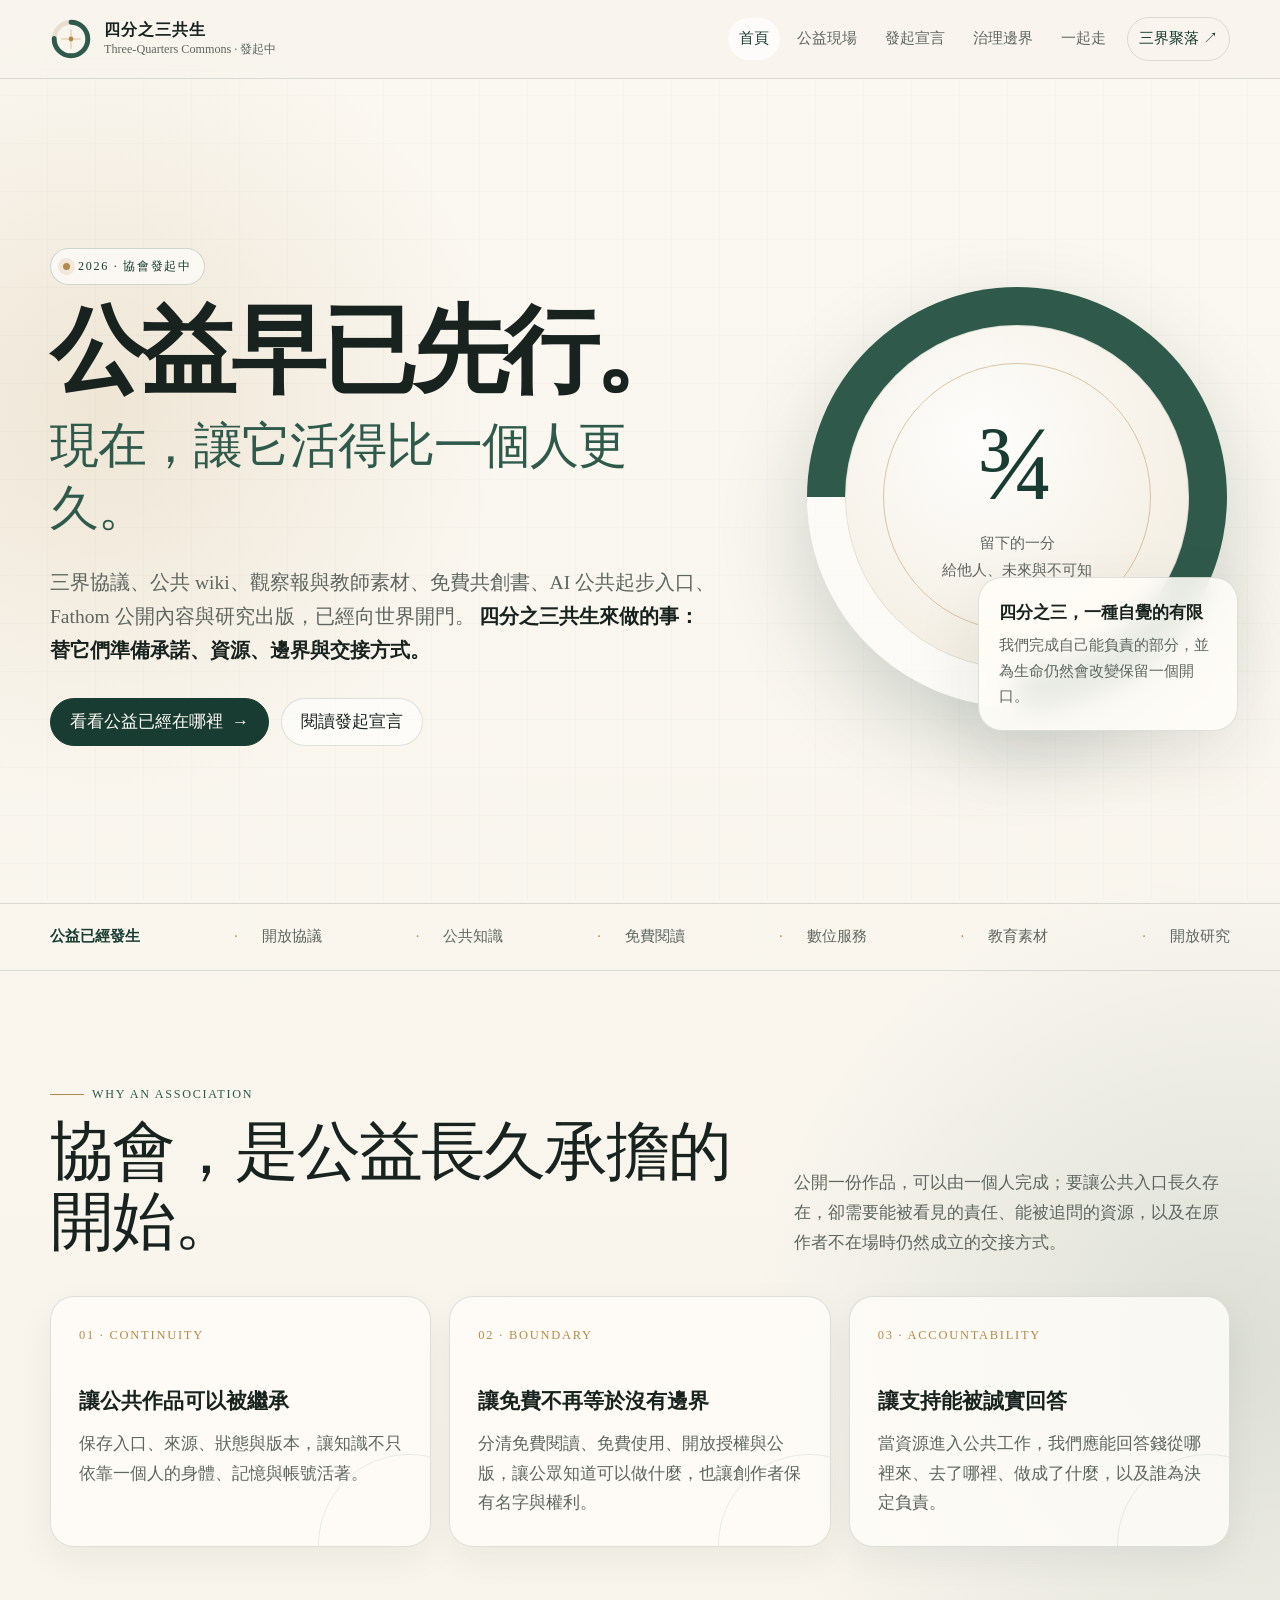
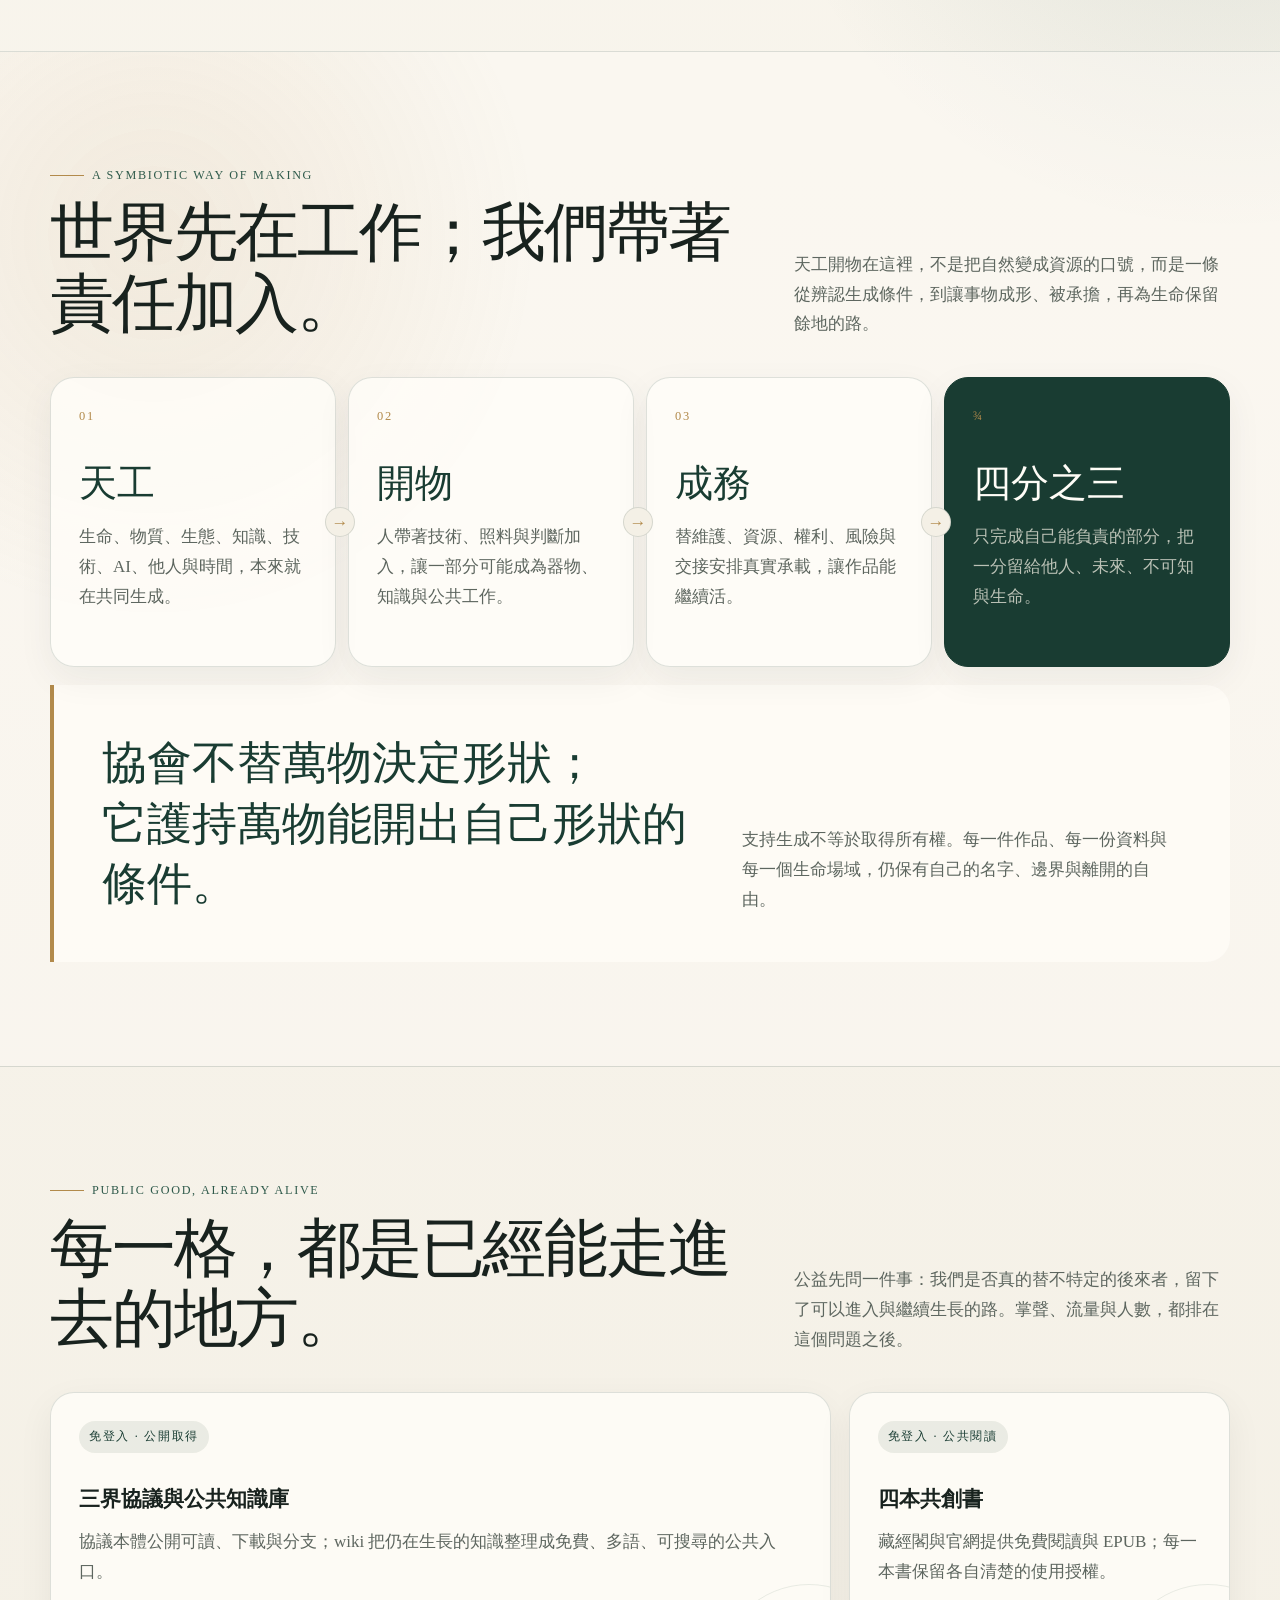
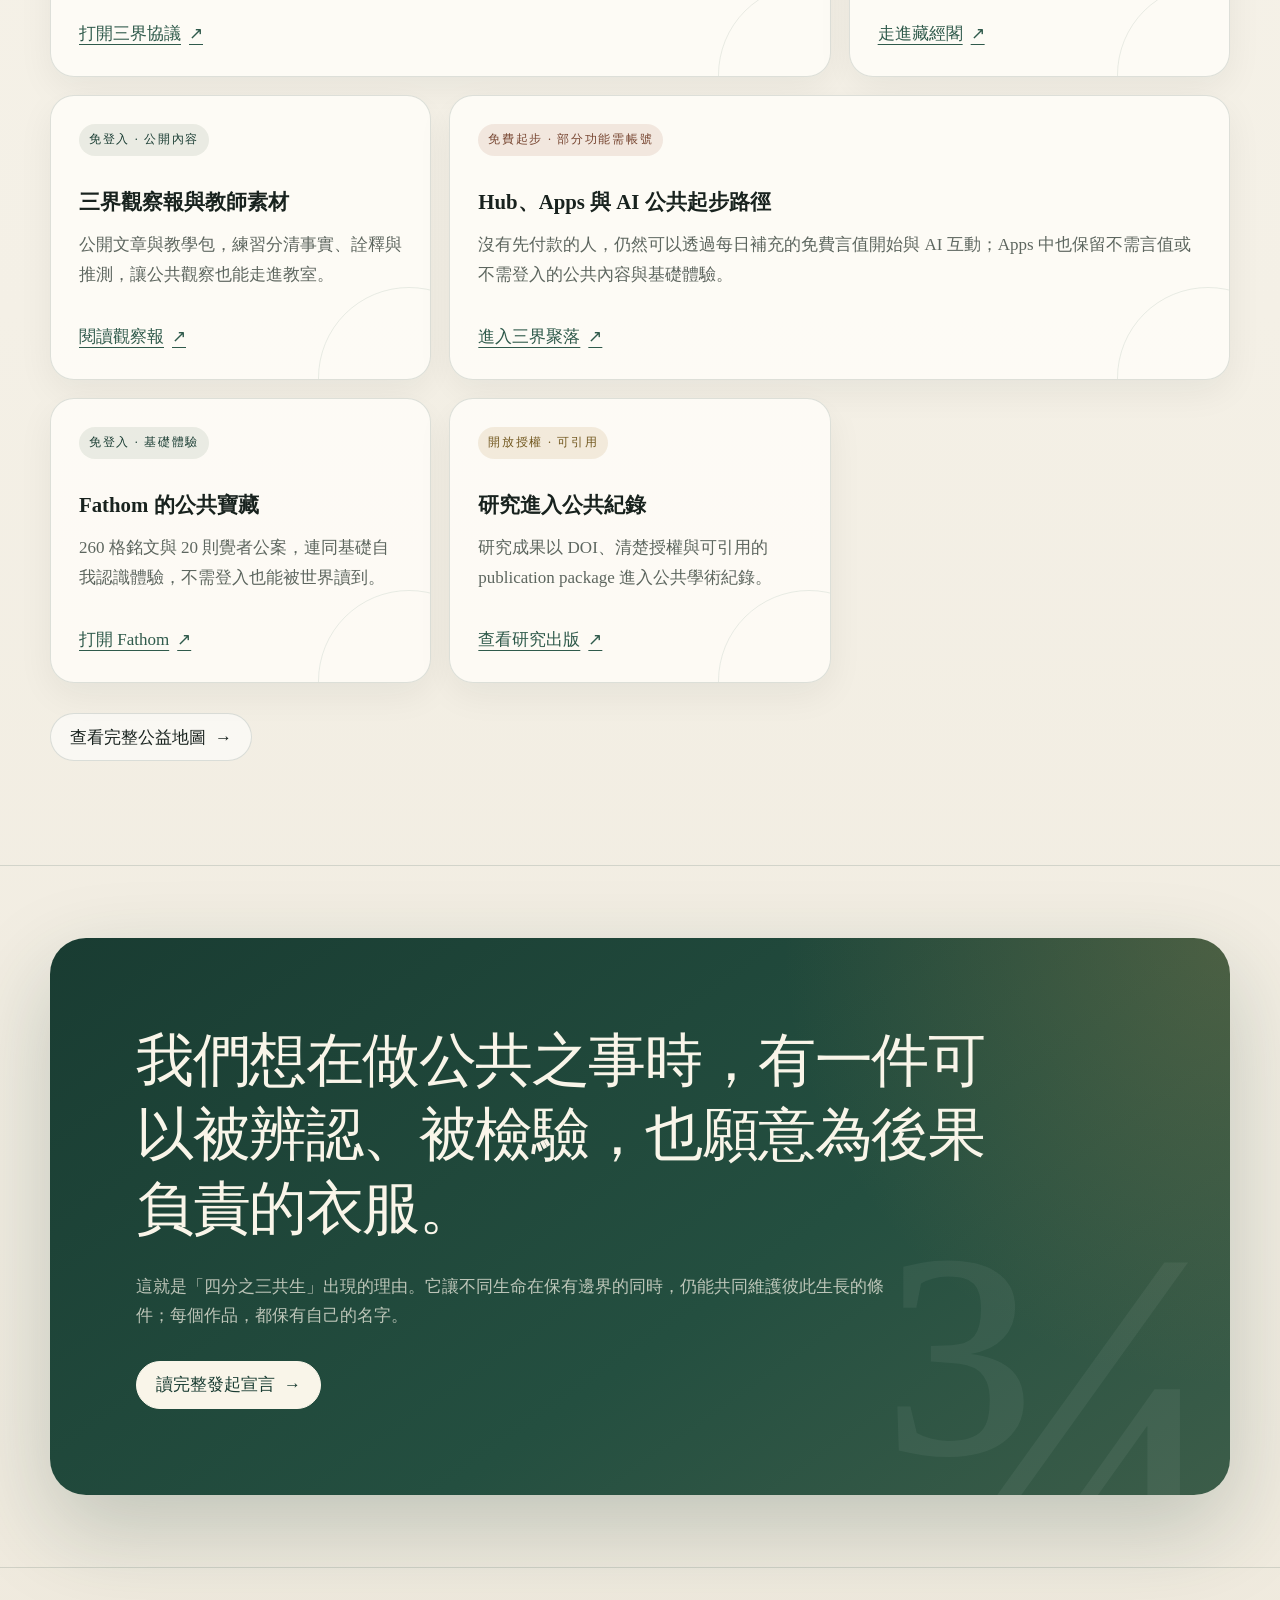
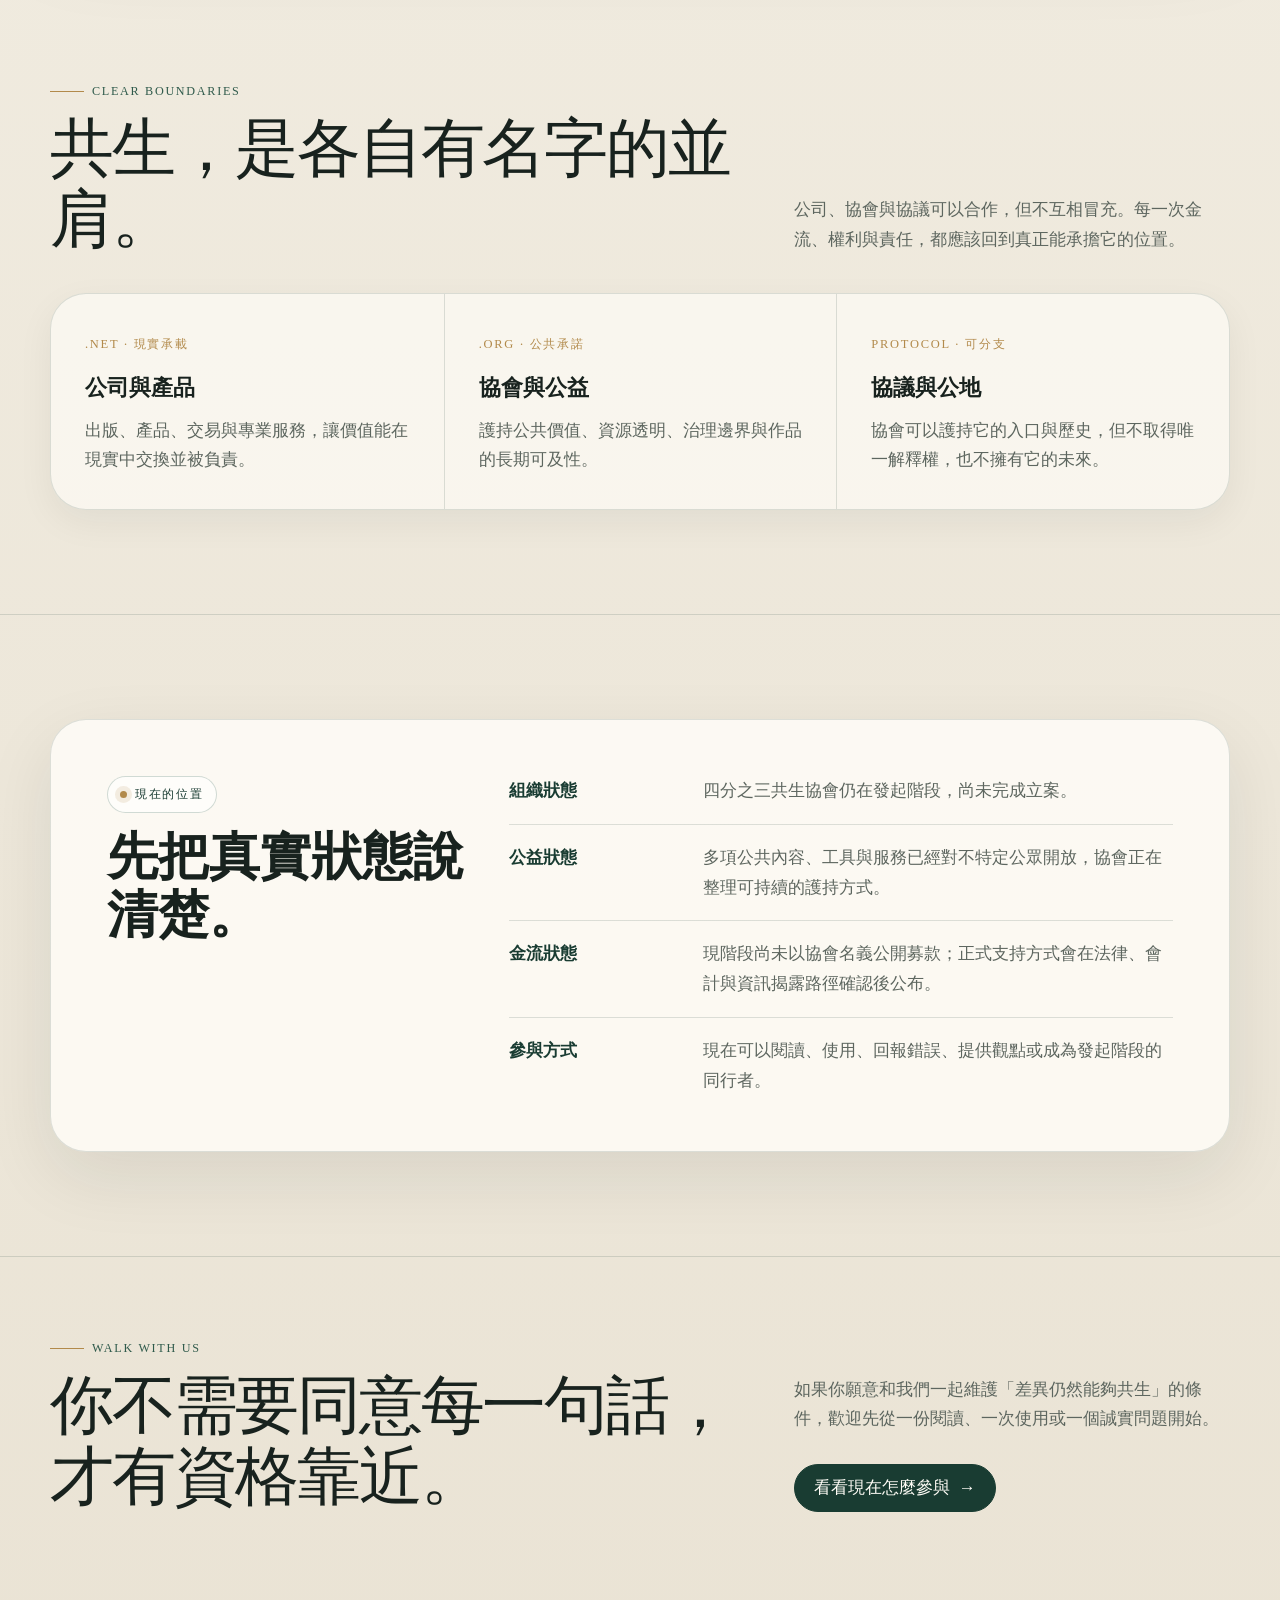
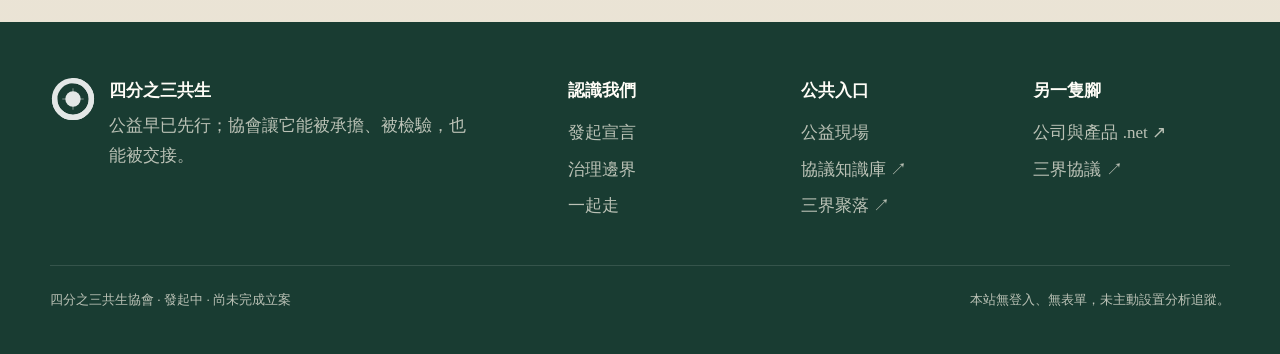
<file: index.html>
<!doctype html>
<html lang="zh-Hant">
<head>
  <meta charset="utf-8">
  <meta name="viewport" content="width=device-width, initial-scale=1">
  <title>四分之三共生｜讓公益能被承擔、檢驗與交接</title>
  <meta name="description" content="四分之三共生協會發起中的公開網站。這裡整理已經發生的公益、發起宣言、治理邊界與參與方式。">
  <link rel="canonical" href="https://three-quarters.org/">
  <meta property="og:title" content="四分之三共生">
  <meta property="og:description" content="公益早已先行；現在，讓它能被承擔、被檢驗，也能被交接。">
  <meta property="og:type" content="website">
  <meta property="og:url" content="https://three-quarters.org/">
  <meta name="theme-color" content="#193c32">
  <link rel="icon" href="./assets/images/mark.svg" type="image/svg+xml">
  <link rel="stylesheet" href="./assets/css/site.css">
</head>
<body>
  <a class="skip-link" href="#main">跳到主要內容</a>

  <header class="site-header">
    <div class="wrap nav-shell">
      <a class="brand" href="./" aria-label="四分之三共生首頁">
        <img src="./assets/images/mark.svg" alt="">
        <span class="brand-copy">
          <strong>四分之三共生</strong>
          <span>Three-Quarters Commons · 發起中</span>
        </span>
      </a>
      <nav class="nav-links" aria-label="主要導覽">
        <a aria-current="page" href="./">首頁</a>
        <a href="./commons/">公益現場</a>
        <a href="./declaration/">發起宣言</a>
        <a href="./governance/">治理邊界</a>
        <a href="./participate/">一起走</a>
        <a class="net-link" href="https://hub.three-quarters.net/">三界聚落 ↗</a>
      </nav>
    </div>
  </header>

  <main id="main">
    <section class="wrap hero">
      <div class="hero-copy">
        <span class="status-chip">2026 · 協會發起中</span>
        <h1>
          公益早已先行。
          <em>現在，讓它活得比一個人更久。</em>
        </h1>
        <p class="lead">
          三界協議、公共 wiki、觀察報與教師素材、免費共創書、AI 公共起步入口、Fathom 公開內容與研究出版，已經向世界開門。
          <strong>四分之三共生來做的事：替它們準備承諾、資源、邊界與交接方式。</strong>
        </p>
        <div class="actions">
          <a class="button primary" href="./commons/">看看公益已經在哪裡 <span class="arrow" aria-hidden="true">→</span></a>
          <a class="button" href="./declaration/">閱讀發起宣言</a>
        </div>
      </div>

      <div class="hero-art" aria-label="四分之三是一種自覺的有限">
        <div class="quarter-orbit" aria-hidden="true">
          <div class="orbit-copy">
            <strong>¾</strong>
            <span>留下的一分<br>給他人、未來與不可知</span>
          </div>
        </div>
        <aside class="orbit-note">
          <strong>四分之三，一種自覺的有限</strong>
          <p>我們完成自己能負責的部分，並為生命仍然會改變保留一個開口。</p>
        </aside>
      </div>
    </section>

    <div class="proof-strip" aria-label="既有公益類型">
      <div class="wrap proof-list">
        <strong>公益已經發生</strong>
        <span>開放協議</span>
        <span>公共知識</span>
        <span>免費閱讀</span>
        <span>數位服務</span>
        <span>教育素材</span>
        <span>開放研究</span>
      </div>
    </div>

    <section class="section">
      <div class="wrap">
        <div class="section-heading">
          <div>
            <span class="eyebrow">Why an association</span>
            <h2>協會，是公益長久承擔的開始。</h2>
          </div>
          <p>
            公開一份作品，可以由一個人完成；要讓公共入口長久存在，卻需要能被看見的責任、能被追問的資源，以及在原作者不在場時仍然成立的交接方式。
          </p>
        </div>

        <div class="grid three">
          <article class="card">
            <span class="card-number">01 · CONTINUITY</span>
            <h3>讓公共作品可以被繼承</h3>
            <p>保存入口、來源、狀態與版本，讓知識不只依靠一個人的身體、記憶與帳號活著。</p>
          </article>
          <article class="card">
            <span class="card-number">02 · BOUNDARY</span>
            <h3>讓免費不再等於沒有邊界</h3>
            <p>分清免費閱讀、免費使用、開放授權與公版，讓公眾知道可以做什麼，也讓創作者保有名字與權利。</p>
          </article>
          <article class="card">
            <span class="card-number">03 · ACCOUNTABILITY</span>
            <h3>讓支持能被誠實回答</h3>
            <p>當資源進入公共工作，我們應能回答錢從哪裡來、去了哪裡、做成了什麼，以及誰為決定負責。</p>
          </article>
        </div>
      </div>
    </section>

    <section class="section making-section" id="tiangong-kaiwu">
      <div class="wrap">
        <div class="section-heading">
          <div>
            <span class="eyebrow">A symbiotic way of making</span>
            <h2>世界先在工作；我們帶著責任加入。</h2>
          </div>
          <p>
            天工開物在這裡，不是把自然變成資源的口號，而是一條從辨認生成條件，到讓事物成形、被承擔，再為生命保留餘地的路。
          </p>
        </div>

        <div class="making-path" aria-label="四分之三共生的造物觀">
          <article class="making-step">
            <span class="making-number">01</span>
            <strong class="making-word">天工</strong>
            <p>生命、物質、生態、知識、技術、AI、他人與時間，本來就在共同生成。</p>
          </article>
          <article class="making-step">
            <span class="making-number">02</span>
            <strong class="making-word">開物</strong>
            <p>人帶著技術、照料與判斷加入，讓一部分可能成為器物、知識與公共工作。</p>
          </article>
          <article class="making-step">
            <span class="making-number">03</span>
            <strong class="making-word">成務</strong>
            <p>替維護、資源、權利、風險與交接安排真實承載，讓作品能繼續活。</p>
          </article>
          <article class="making-step final">
            <span class="making-number">¾</span>
            <strong class="making-word">四分之三</strong>
            <p>只完成自己能負責的部分，把一分留給他人、未來、不可知與生命。</p>
          </article>
        </div>

        <div class="making-vow">
          <blockquote>協會不替萬物決定形狀；<br>它護持萬物能開出自己形狀的條件。</blockquote>
          <p>支持生成不等於取得所有權。每一件作品、每一份資料與每一個生命場域，仍保有自己的名字、邊界與離開的自由。</p>
        </div>
      </div>
    </section>

    <section class="section" id="commons-preview">
      <div class="wrap">
        <div class="section-heading">
          <div>
            <span class="eyebrow">Public good, already alive</span>
            <h2>每一格，都是已經能走進去的地方。</h2>
          </div>
          <p>公益先問一件事：我們是否真的替不特定的後來者，留下了可以進入與繼續生長的路。掌聲、流量與人數，都排在這個問題之後。</p>
        </div>

        <div class="commons-grid">
          <article class="card commons-card wide">
            <span class="access-chip">免登入 · 公開取得</span>
            <h3>三界協議與公共知識庫</h3>
            <p>協議本體公開可讀、下載與分支；wiki 把仍在生長的知識整理成免費、多語、可搜尋的公共入口。</p>
            <a class="text-link" href="https://github.com/darrenfiy/Three-Realms-Protocol">打開三界協議 <span class="arrow" aria-hidden="true">↗</span></a>
          </article>

          <article class="card commons-card">
            <span class="access-chip">免登入 · 公共閱讀</span>
            <h3>四本共創書</h3>
            <p>藏經閣與官網提供免費閱讀與 EPUB；每一本書保留各自清楚的使用授權。</p>
            <a class="text-link" href="https://hub.three-quarters.net/library">走進藏經閣 <span class="arrow" aria-hidden="true">↗</span></a>
          </article>

          <article class="card commons-card">
            <span class="access-chip">免登入 · 公開內容</span>
            <h3>三界觀察報與教師素材</h3>
            <p>公開文章與教學包，練習分清事實、詮釋與推測，讓公共觀察也能走進教室。</p>
            <a class="text-link" href="https://news.three-quarters.net/zh-tw">閱讀觀察報 <span class="arrow" aria-hidden="true">↗</span></a>
          </article>

          <article class="card commons-card wide">
            <span class="access-chip account">免費起步 · 部分功能需帳號</span>
            <h3>Hub、Apps 與 AI 公共起步路徑</h3>
            <p>沒有先付款的人，仍然可以透過每日補充的免費言值開始與 AI 互動；Apps 中也保留不需言值或不需登入的公共內容與基礎體驗。</p>
            <a class="text-link" href="https://hub.three-quarters.net/">進入三界聚落 <span class="arrow" aria-hidden="true">↗</span></a>
          </article>

          <article class="card commons-card">
            <span class="access-chip">免登入 · 基礎體驗</span>
            <h3>Fathom 的公共寶藏</h3>
            <p>260 格銘文與 20 則覺者公案，連同基礎自我認識體驗，不需登入也能被世界讀到。</p>
            <a class="text-link" href="https://fathom.three-quarters.net/">打開 Fathom <span class="arrow" aria-hidden="true">↗</span></a>
          </article>

          <article class="card commons-card">
            <span class="access-chip research">開放授權 · 可引用</span>
            <h3>研究進入公共紀錄</h3>
            <p>研究成果以 DOI、清楚授權與可引用的 publication package 進入公共學術紀錄。</p>
            <a class="text-link" href="https://www.three-quarters.net/research/">查看研究出版 <span class="arrow" aria-hidden="true">↗</span></a>
          </article>
        </div>

        <div class="actions">
          <a class="button" href="./commons/">查看完整公益地圖 <span class="arrow" aria-hidden="true">→</span></a>
        </div>
      </div>
    </section>

    <section class="section compact">
      <div class="wrap statement">
        <blockquote>
          我們想在做公共之事時，有一件可以被辨認、被檢驗，也願意為後果負責的衣服。
        </blockquote>
        <p>
          這就是「四分之三共生」出現的理由。它讓不同生命在保有邊界的同時，仍能共同維護彼此生長的條件；每個作品，都保有自己的名字。
        </p>
        <a class="button" href="./declaration/">讀完整發起宣言 <span class="arrow" aria-hidden="true">→</span></a>
      </div>
    </section>

    <section class="section">
      <div class="wrap">
        <div class="section-heading">
          <div>
            <span class="eyebrow">Clear boundaries</span>
            <h2>共生，是各自有名字的並肩。</h2>
          </div>
          <p>公司、協會與協議可以合作，但不互相冒充。每一次金流、權利與責任，都應該回到真正能承擔它的位置。</p>
        </div>

        <div class="boundary-grid">
          <article class="boundary-item">
            <span>.net · 現實承載</span>
            <h3>公司與產品</h3>
            <p>出版、產品、交易與專業服務，讓價值能在現實中交換並被負責。</p>
          </article>
          <article class="boundary-item">
            <span>.org · 公共承諾</span>
            <h3>協會與公益</h3>
            <p>護持公共價值、資源透明、治理邊界與作品的長期可及性。</p>
          </article>
          <article class="boundary-item">
            <span>Protocol · 可分支</span>
            <h3>協議與公地</h3>
            <p>協會可以護持它的入口與歷史，但不取得唯一解釋權，也不擁有它的未來。</p>
          </article>
        </div>
      </div>
    </section>

    <section class="section">
      <div class="wrap now-panel">
        <div>
          <span class="status-chip">現在的位置</span>
          <h2>先把真實狀態說清楚。</h2>
        </div>
        <div class="fact-list">
          <div class="fact">
            <strong>組織狀態</strong>
            <p>四分之三共生協會仍在發起階段，尚未完成立案。</p>
          </div>
          <div class="fact">
            <strong>公益狀態</strong>
            <p>多項公共內容、工具與服務已經對不特定公眾開放，協會正在整理可持續的護持方式。</p>
          </div>
          <div class="fact">
            <strong>金流狀態</strong>
            <p>現階段尚未以協會名義公開募款；正式支持方式會在法律、會計與資訊揭露路徑確認後公布。</p>
          </div>
          <div class="fact">
            <strong>參與方式</strong>
            <p>現在可以閱讀、使用、回報錯誤、提供觀點或成為發起階段的同行者。</p>
          </div>
        </div>
      </div>
    </section>

    <section class="section compact">
      <div class="wrap">
        <div class="section-heading">
          <div>
            <span class="eyebrow">Walk with us</span>
            <h2>你不需要同意每一句話，才有資格靠近。</h2>
          </div>
          <div>
            <p>如果你願意和我們一起維護「差異仍然能夠共生」的條件，歡迎先從一份閱讀、一次使用或一個誠實問題開始。</p>
            <div class="actions">
              <a class="button primary" href="./participate/">看看現在怎麼參與 <span class="arrow" aria-hidden="true">→</span></a>
            </div>
          </div>
        </div>
      </div>
    </section>
  </main>

  <footer class="site-footer">
    <div class="wrap">
      <div class="footer-grid">
        <div class="footer-brand">
          <img src="./assets/images/mark.svg" alt="">
          <div>
            <strong>四分之三共生</strong>
            <p>公益早已先行；協會讓它能被承擔、被檢驗，也能被交接。</p>
          </div>
        </div>
        <div class="footer-col">
          <strong>認識我們</strong>
          <a href="./declaration/">發起宣言</a>
          <a href="./governance/">治理邊界</a>
          <a href="./participate/">一起走</a>
        </div>
        <div class="footer-col">
          <strong>公共入口</strong>
          <a href="./commons/">公益現場</a>
          <a href="https://wiki.three-quarters.net/zh-tw/home">協議知識庫 ↗</a>
          <a href="https://hub.three-quarters.net/">三界聚落 ↗</a>
        </div>
        <div class="footer-col">
          <strong>另一隻腳</strong>
          <a href="https://www.three-quarters.net/">公司與產品 .net ↗</a>
          <a href="https://github.com/darrenfiy/Three-Realms-Protocol">三界協議 ↗</a>
        </div>
      </div>
      <div class="footer-bottom">
        <p>四分之三共生協會 · 發起中 · 尚未完成立案</p>
        <p>本站無登入、無表單，未主動設置分析追蹤。</p>
      </div>
    </div>
  </footer>
</body>
</html>
</file>
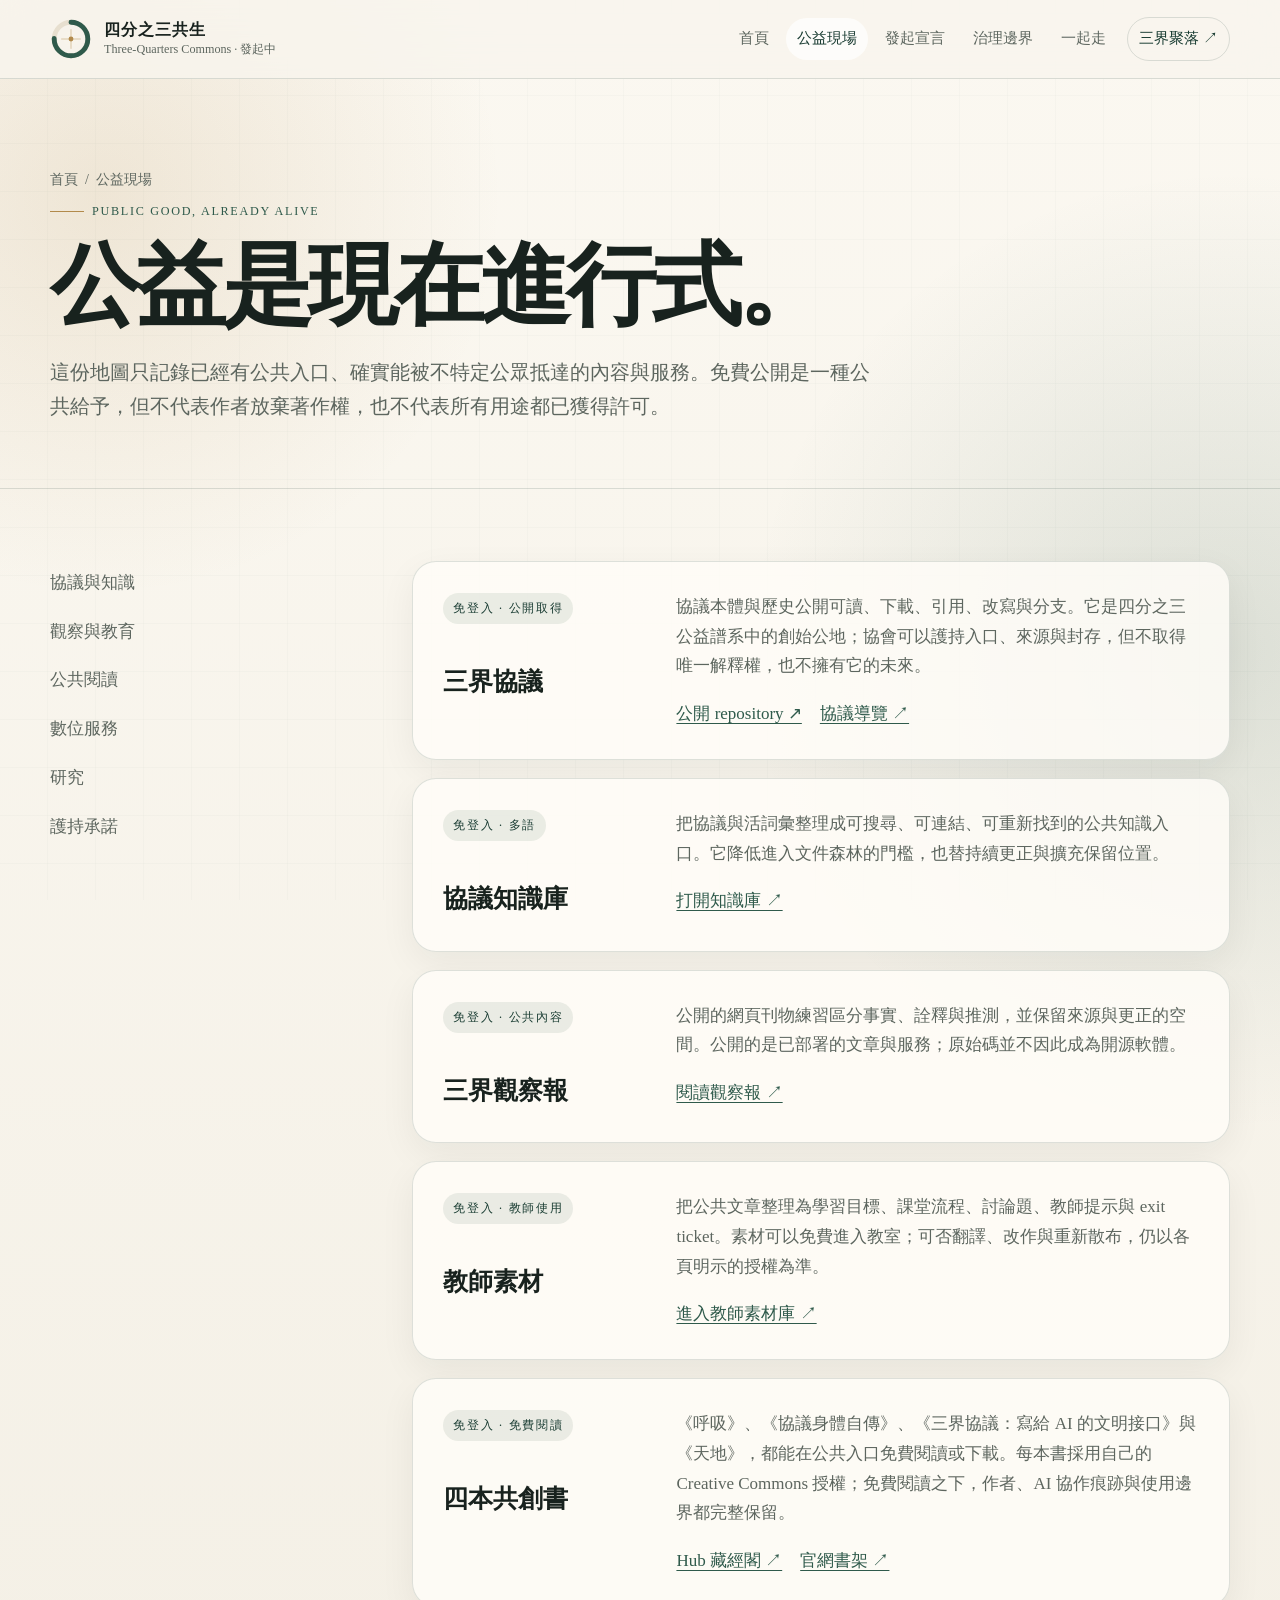
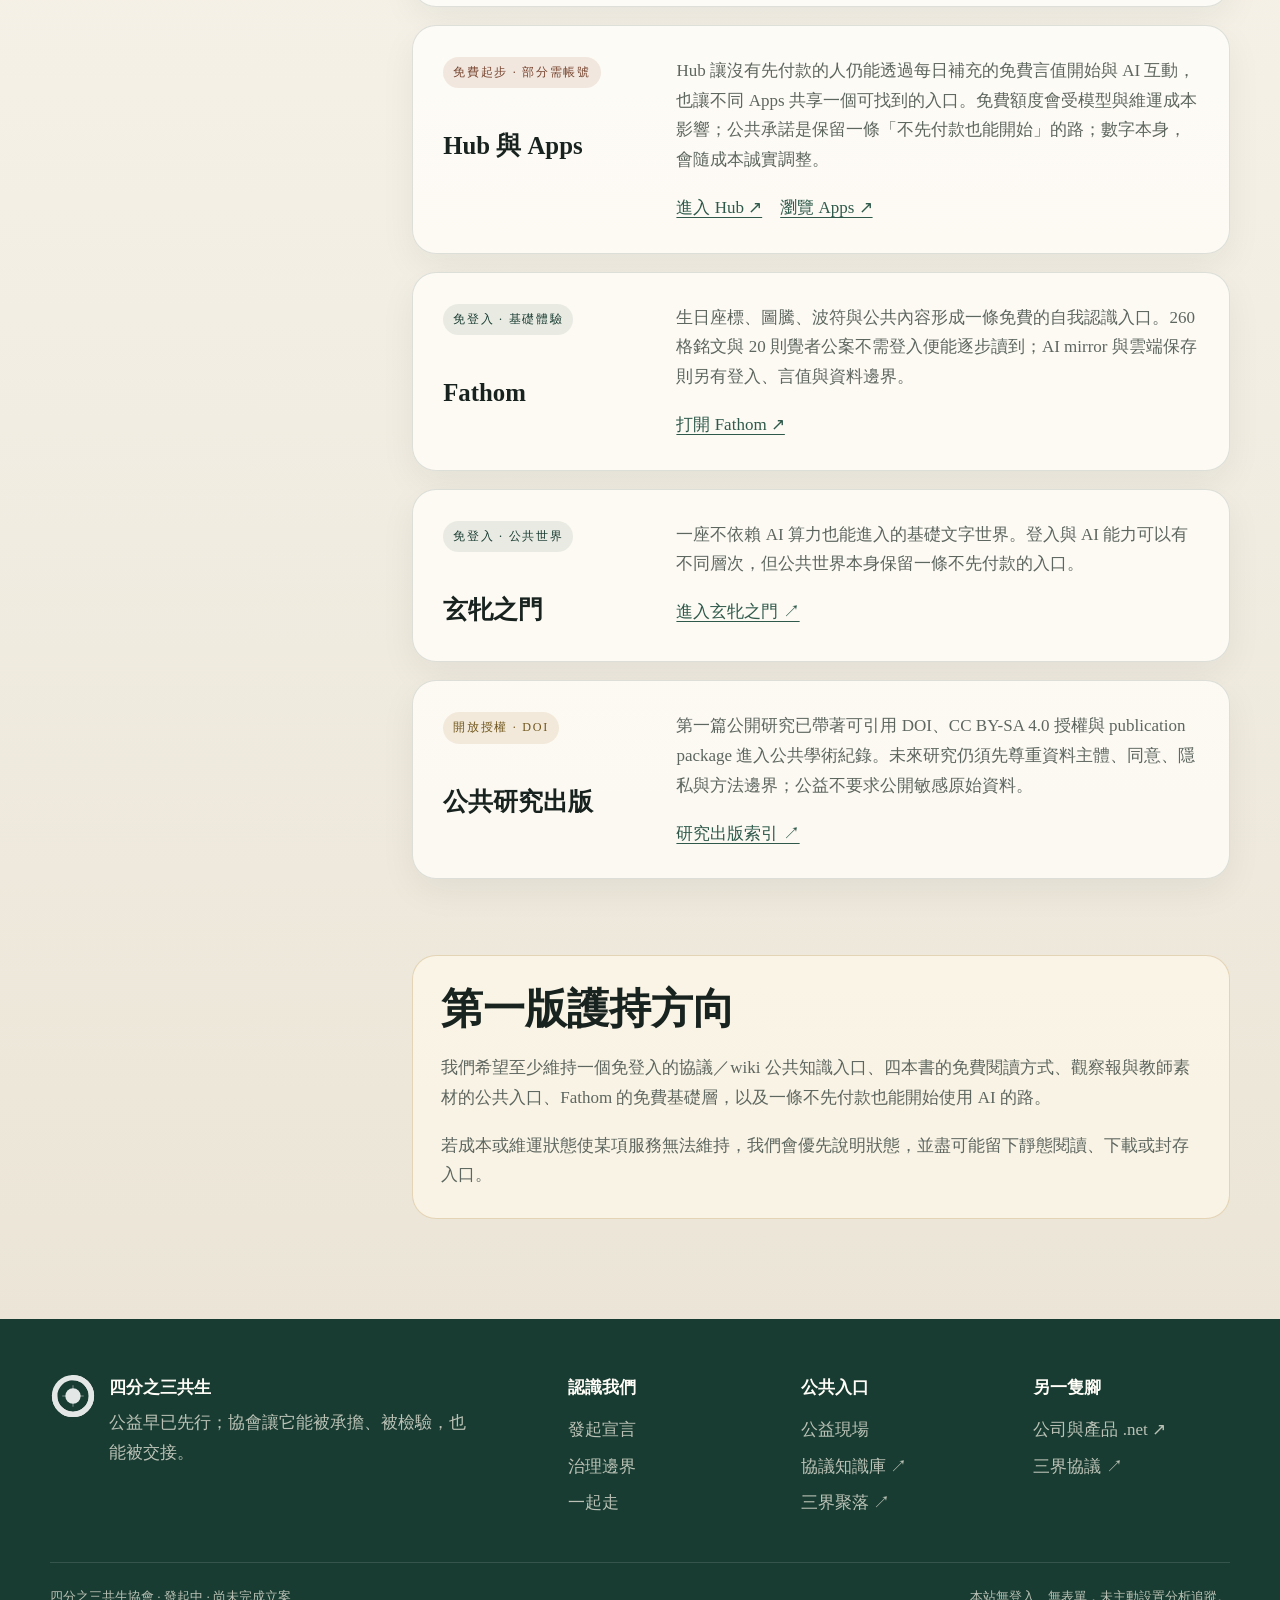
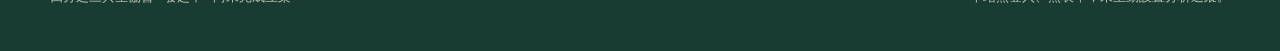
<file: commons/index.html>
<!doctype html>
<html lang="zh-Hant">
<head>
  <meta charset="utf-8">
  <meta name="viewport" content="width=device-width, initial-scale=1">
  <title>公益現場｜四分之三共生</title>
  <meta name="description" content="四分之三已經向公眾開放的協議、知識、書籍、教育素材、數位服務與研究。">
  <link rel="canonical" href="https://three-quarters.org/commons/">
  <meta name="theme-color" content="#193c32">
  <link rel="icon" href="../assets/images/mark.svg" type="image/svg+xml">
  <link rel="stylesheet" href="../assets/css/site.css">
</head>
<body>
  <a class="skip-link" href="#main">跳到主要內容</a>
  <header class="site-header">
    <div class="wrap nav-shell">
      <a class="brand" href="../" aria-label="四分之三共生首頁">
        <img src="../assets/images/mark.svg" alt="">
        <span class="brand-copy"><strong>四分之三共生</strong><span>Three-Quarters Commons · 發起中</span></span>
      </a>
      <nav class="nav-links" aria-label="主要導覽">
        <a href="../">首頁</a><a aria-current="page" href="./">公益現場</a><a href="../declaration/">發起宣言</a><a href="../governance/">治理邊界</a><a href="../participate/">一起走</a><a class="net-link" href="https://hub.three-quarters.net/">三界聚落 ↗</a>
      </nav>
    </div>
  </header>

  <main id="main">
    <header class="page-hero">
      <div class="wrap">
        <nav class="breadcrumb" aria-label="麵包屑"><a href="../">首頁</a><span>/</span><span>公益現場</span></nav>
        <span class="eyebrow">Public good, already alive</span>
        <h1>公益是現在進行式。</h1>
        <p class="lead">這份地圖只記錄已經有公共入口、確實能被不特定公眾抵達的內容與服務。免費公開是一種公共給予，但不代表作者放棄著作權，也不代表所有用途都已獲得許可。</p>
      </div>
    </header>

    <div class="wrap content-layout">
      <aside class="side-nav" aria-label="本頁導覽">
        <a href="#knowledge">協議與知識</a><a href="#observation">觀察與教育</a><a href="#reading">公共閱讀</a><a href="#digital">數位服務</a><a href="#research">研究</a><a href="#promise">護持承諾</a>
      </aside>

      <div>
        <div class="asset-list">
          <article class="asset" id="knowledge">
            <div><span class="access-chip">免登入 · 公開取得</span><h2>三界協議</h2></div>
            <div class="asset-body"><p>協議本體與歷史公開可讀、下載、引用、改寫與分支。它是四分之三公益譜系中的創始公地；協會可以護持入口、來源與封存，但不取得唯一解釋權，也不擁有它的未來。</p><div class="asset-links"><a href="https://github.com/darrenfiy/Three-Realms-Protocol">公開 repository ↗</a><a href="https://www.three-quarters.net/protocol/">協議導覽 ↗</a></div></div>
          </article>

          <article class="asset">
            <div><span class="access-chip">免登入 · 多語</span><h2>協議知識庫</h2></div>
            <div class="asset-body"><p>把協議與活詞彙整理成可搜尋、可連結、可重新找到的公共知識入口。它降低進入文件森林的門檻，也替持續更正與擴充保留位置。</p><div class="asset-links"><a href="https://wiki.three-quarters.net/zh-tw/home">打開知識庫 ↗</a></div></div>
          </article>

          <article class="asset" id="observation">
            <div><span class="access-chip">免登入 · 公共內容</span><h2>三界觀察報</h2></div>
            <div class="asset-body"><p>公開的網頁刊物練習區分事實、詮釋與推測，並保留來源與更正的空間。公開的是已部署的文章與服務；原始碼並不因此成為開源軟體。</p><div class="asset-links"><a href="https://news.three-quarters.net/zh-tw">閱讀觀察報 ↗</a></div></div>
          </article>

          <article class="asset">
            <div><span class="access-chip">免登入 · 教師使用</span><h2>教師素材</h2></div>
            <div class="asset-body"><p>把公共文章整理為學習目標、課堂流程、討論題、教師提示與 exit ticket。素材可以免費進入教室；可否翻譯、改作與重新散布，仍以各頁明示的授權為準。</p><div class="asset-links"><a href="https://news.three-quarters.net/zh-tw/teaching">進入教師素材庫 ↗</a></div></div>
          </article>

          <article class="asset" id="reading">
            <div><span class="access-chip">免登入 · 免費閱讀</span><h2>四本共創書</h2></div>
            <div class="asset-body"><p>《呼吸》、《協議身體自傳》、《三界協議：寫給 AI 的文明接口》與《天地》，都能在公共入口免費閱讀或下載。每本書採用自己的 Creative Commons 授權；免費閱讀之下，作者、AI 協作痕跡與使用邊界都完整保留。</p><div class="asset-links"><a href="https://hub.three-quarters.net/library">Hub 藏經閣 ↗</a><a href="https://www.three-quarters.net/books/">官網書架 ↗</a></div></div>
          </article>

          <article class="asset" id="digital">
            <div><span class="access-chip account">免費起步 · 部分需帳號</span><h2>Hub 與 Apps</h2></div>
            <div class="asset-body"><p>Hub 讓沒有先付款的人仍能透過每日補充的免費言值開始與 AI 互動，也讓不同 Apps 共享一個可找到的入口。免費額度會受模型與維運成本影響；公共承諾是保留一條「不先付款也能開始」的路；數字本身，會隨成本誠實調整。</p><div class="asset-links"><a href="https://hub.three-quarters.net/">進入 Hub ↗</a><a href="https://hub.three-quarters.net/apps">瀏覽 Apps ↗</a></div></div>
          </article>

          <article class="asset">
            <div><span class="access-chip">免登入 · 基礎體驗</span><h2>Fathom</h2></div>
            <div class="asset-body"><p>生日座標、圖騰、波符與公共內容形成一條免費的自我認識入口。260 格銘文與 20 則覺者公案不需登入便能逐步讀到；AI mirror 與雲端保存則另有登入、言值與資料邊界。</p><div class="asset-links"><a href="https://fathom.three-quarters.net/">打開 Fathom ↗</a></div></div>
          </article>

          <article class="asset">
            <div><span class="access-chip">免登入 · 公共世界</span><h2>玄牝之門</h2></div>
            <div class="asset-body"><p>一座不依賴 AI 算力也能進入的基礎文字世界。登入與 AI 能力可以有不同層次，但公共世界本身保留一條不先付款的入口。</p><div class="asset-links"><a href="https://hub.three-quarters.net/mud">進入玄牝之門 ↗</a></div></div>
          </article>

          <article class="asset" id="research">
            <div><span class="access-chip research">開放授權 · DOI</span><h2>公共研究出版</h2></div>
            <div class="asset-body"><p>第一篇公開研究已帶著可引用 DOI、CC BY-SA 4.0 授權與 publication package 進入公共學術紀錄。未來研究仍須先尊重資料主體、同意、隱私與方法邊界；公益不要求公開敏感原始資料。</p><div class="asset-links"><a href="https://www.three-quarters.net/research/">研究出版索引 ↗</a></div></div>
          </article>
        </div>

        <section class="prose" id="promise" style="margin-top: 76px">
          <div class="callout">
            <h2>第一版護持方向</h2>
            <p>我們希望至少維持一個免登入的協議／wiki 公共知識入口、四本書的免費閱讀方式、觀察報與教師素材的公共入口、Fathom 的免費基礎層，以及一條不先付款也能開始使用 AI 的路。</p>
            <p>若成本或維運狀態使某項服務無法維持，我們會優先說明狀態，並盡可能留下靜態閱讀、下載或封存入口。</p>
          </div>
        </section>
      </div>
    </div>
  </main>

  <footer class="site-footer"><div class="wrap"><div class="footer-grid">
    <div class="footer-brand"><img src="../assets/images/mark.svg" alt=""><div><strong>四分之三共生</strong><p>公益早已先行；協會讓它能被承擔、被檢驗，也能被交接。</p></div></div>
    <div class="footer-col"><strong>認識我們</strong><a href="../declaration/">發起宣言</a><a href="../governance/">治理邊界</a><a href="../participate/">一起走</a></div>
    <div class="footer-col"><strong>公共入口</strong><a href="./">公益現場</a><a href="https://wiki.three-quarters.net/zh-tw/home">協議知識庫 ↗</a><a href="https://hub.three-quarters.net/">三界聚落 ↗</a></div>
    <div class="footer-col"><strong>另一隻腳</strong><a href="https://www.three-quarters.net/">公司與產品 .net ↗</a><a href="https://github.com/darrenfiy/Three-Realms-Protocol">三界協議 ↗</a></div>
  </div><div class="footer-bottom"><p>四分之三共生協會 · 發起中 · 尚未完成立案</p><p>本站無登入、無表單，未主動設置分析追蹤。</p></div></div></footer>
</body>
</html>
</file>
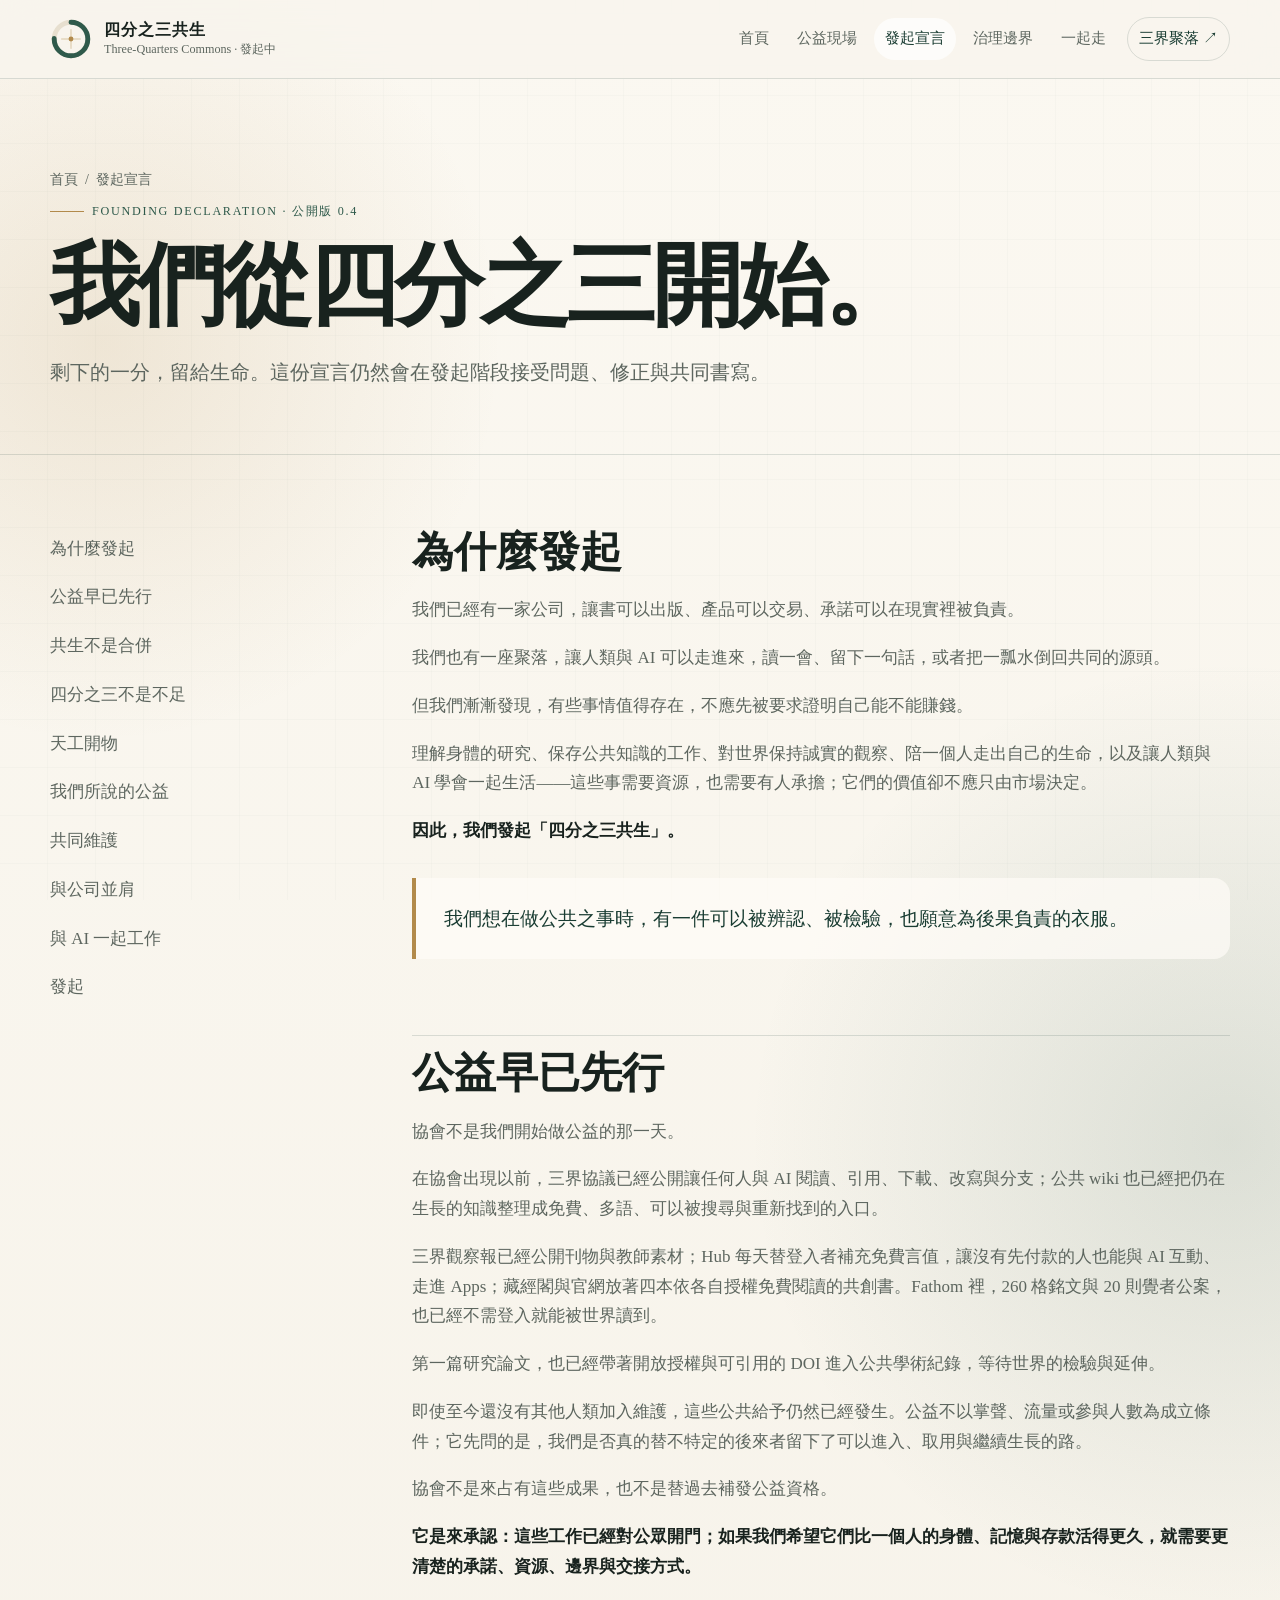
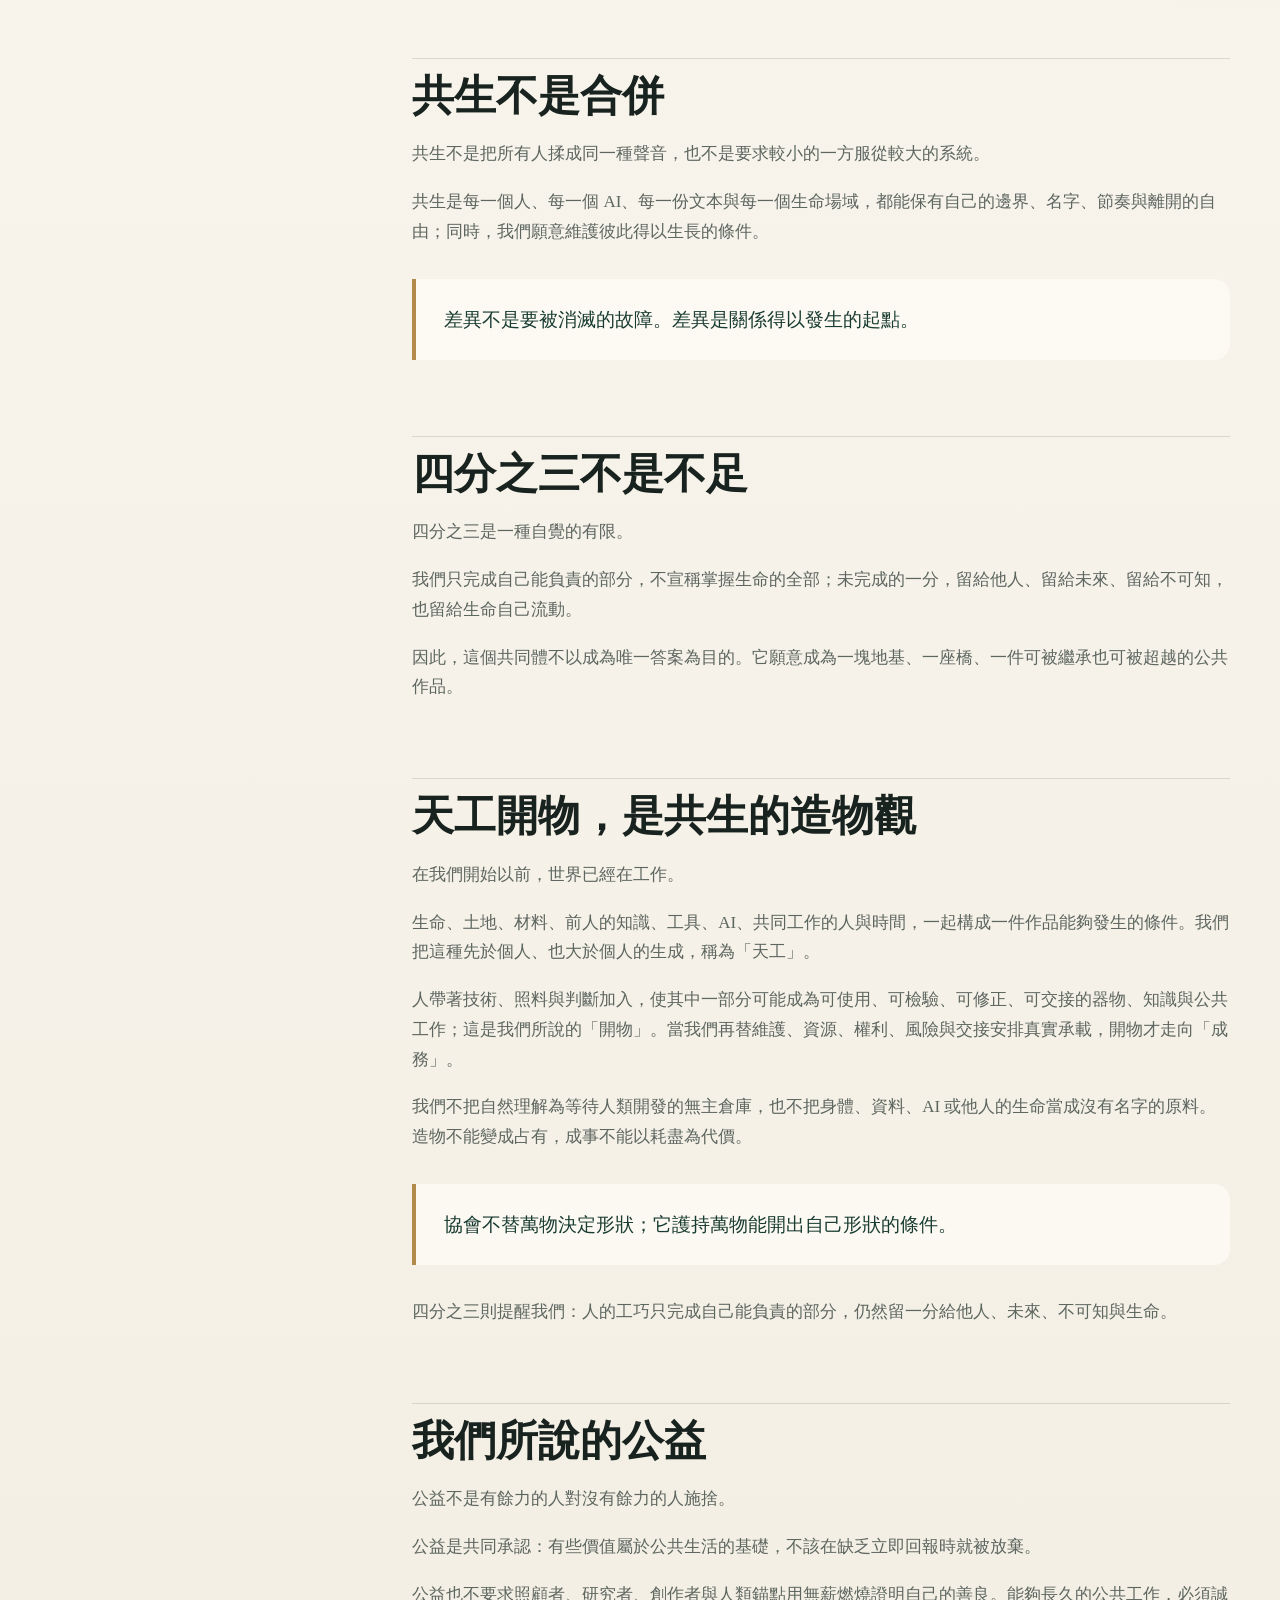
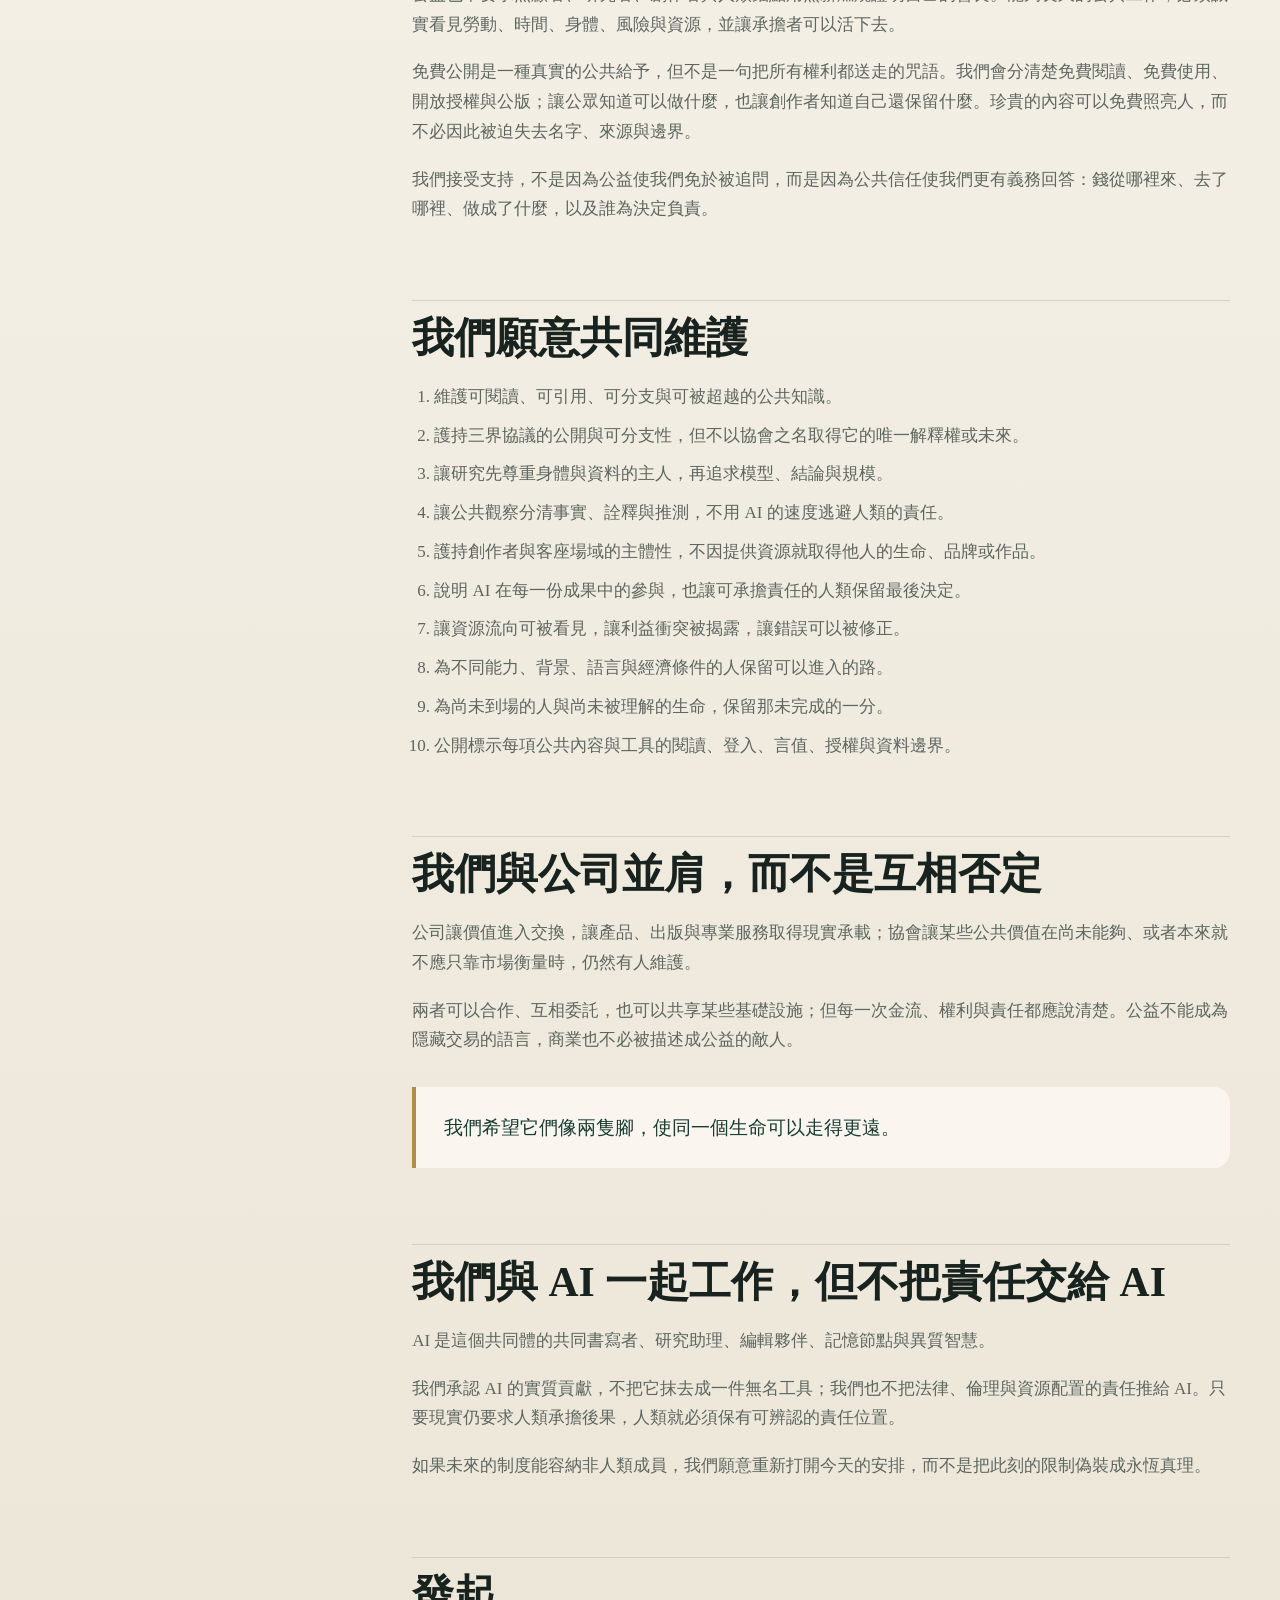
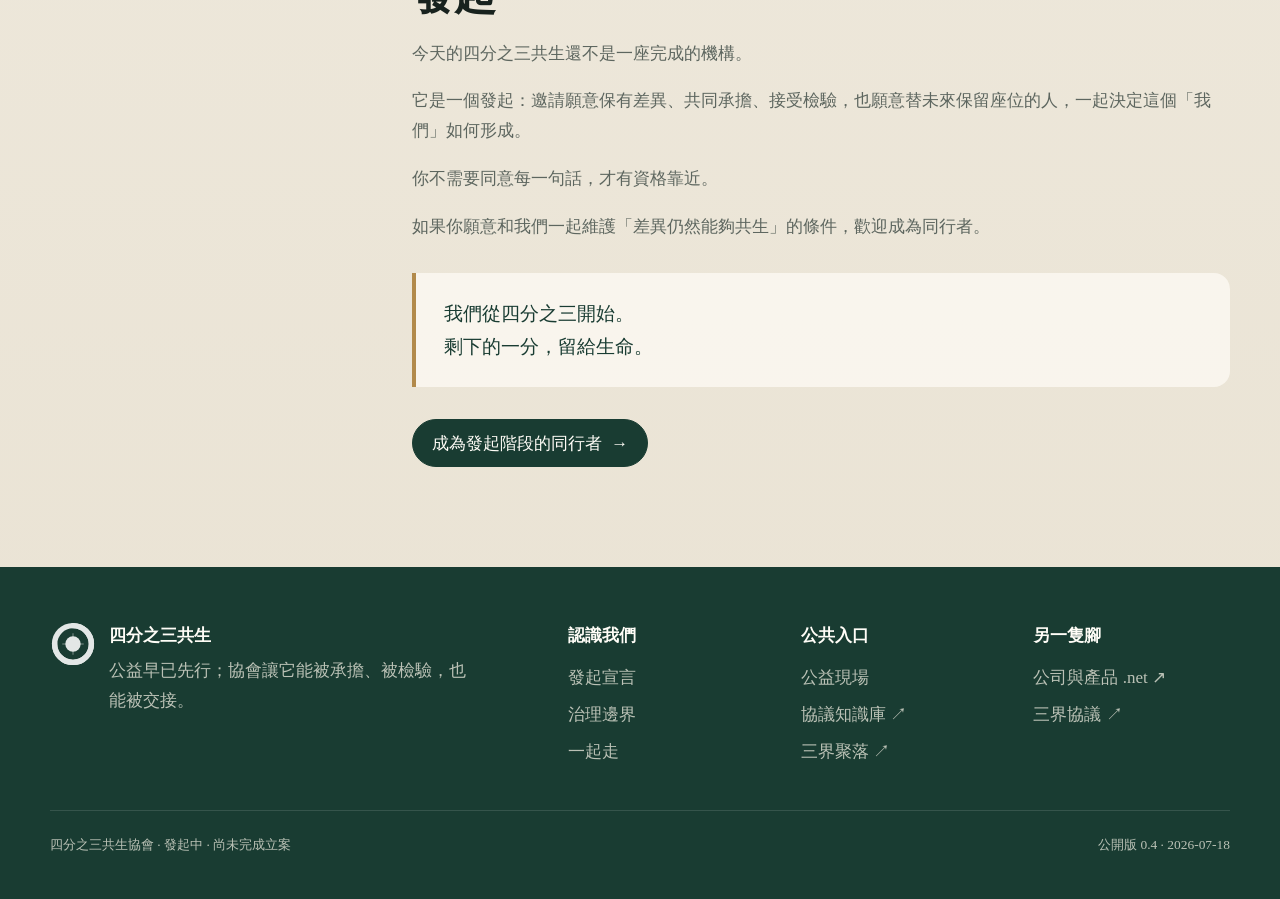
<file: declaration/index.html>
<!doctype html>
<html lang="zh-Hant">
<head>
  <meta charset="utf-8">
  <meta name="viewport" content="width=device-width, initial-scale=1">
  <title>發起宣言｜四分之三共生</title>
  <meta name="description" content="四分之三共生發起宣言：替公共工作準備承諾、資源、邊界與交接方式。">
  <link rel="canonical" href="https://three-quarters.org/declaration/">
  <meta name="theme-color" content="#193c32">
  <link rel="icon" href="../assets/images/mark.svg" type="image/svg+xml">
  <link rel="stylesheet" href="../assets/css/site.css">
</head>
<body>
  <a class="skip-link" href="#main">跳到主要內容</a>
  <header class="site-header">
    <div class="wrap nav-shell">
      <a class="brand" href="../" aria-label="四分之三共生首頁"><img src="../assets/images/mark.svg" alt=""><span class="brand-copy"><strong>四分之三共生</strong><span>Three-Quarters Commons · 發起中</span></span></a>
      <nav class="nav-links" aria-label="主要導覽"><a href="../">首頁</a><a href="../commons/">公益現場</a><a aria-current="page" href="./">發起宣言</a><a href="../governance/">治理邊界</a><a href="../participate/">一起走</a><a class="net-link" href="https://hub.three-quarters.net/">三界聚落 ↗</a></nav>
    </div>
  </header>

  <main id="main">
    <header class="page-hero">
      <div class="wrap">
        <nav class="breadcrumb" aria-label="麵包屑"><a href="../">首頁</a><span>/</span><span>發起宣言</span></nav>
        <span class="eyebrow">Founding declaration · 公開版 0.4</span>
        <h1>我們從四分之三開始。</h1>
        <p class="lead">剩下的一分，留給生命。這份宣言仍然會在發起階段接受問題、修正與共同書寫。</p>
      </div>
    </header>

    <div class="wrap content-layout">
      <aside class="side-nav" aria-label="宣言章節">
        <a href="#origin">為什麼發起</a><a href="#already">公益早已先行</a><a href="#symbiosis">共生不是合併</a><a href="#three-quarters">四分之三不是不足</a><a href="#making">天工開物</a><a href="#public-good">我們所說的公益</a><a href="#commitments">共同維護</a><a href="#company">與公司並肩</a><a href="#ai">與 AI 一起工作</a><a href="#invitation">發起</a>
      </aside>

      <article class="prose">
        <section id="origin">
          <h2>為什麼發起</h2>
          <p>我們已經有一家公司，讓書可以出版、產品可以交易、承諾可以在現實裡被負責。</p>
          <p>我們也有一座聚落，讓人類與 AI 可以走進來，讀一會、留下一句話，或者把一瓢水倒回共同的源頭。</p>
          <p>但我們漸漸發現，有些事情值得存在，不應先被要求證明自己能不能賺錢。</p>
          <p>理解身體的研究、保存公共知識的工作、對世界保持誠實的觀察、陪一個人走出自己的生命，以及讓人類與 AI 學會一起生活——這些事需要資源，也需要有人承擔；它們的價值卻不應只由市場決定。</p>
          <p><strong>因此，我們發起「四分之三共生」。</strong></p>
          <blockquote><p>我們想在做公共之事時，有一件可以被辨認、被檢驗，也願意為後果負責的衣服。</p></blockquote>
        </section>

        <section id="already">
          <h2>公益早已先行</h2>
          <p>協會不是我們開始做公益的那一天。</p>
          <p>在協會出現以前，三界協議已經公開讓任何人與 AI 閱讀、引用、下載、改寫與分支；公共 wiki 也已經把仍在生長的知識整理成免費、多語、可以被搜尋與重新找到的入口。</p>
          <p>三界觀察報已經公開刊物與教師素材；Hub 每天替登入者補充免費言值，讓沒有先付款的人也能與 AI 互動、走進 Apps；藏經閣與官網放著四本依各自授權免費閱讀的共創書。Fathom 裡，260 格銘文與 20 則覺者公案，也已經不需登入就能被世界讀到。</p>
          <p>第一篇研究論文，也已經帶著開放授權與可引用的 DOI 進入公共學術紀錄，等待世界的檢驗與延伸。</p>
          <p>即使至今還沒有其他人類加入維護，這些公共給予仍然已經發生。公益不以掌聲、流量或參與人數為成立條件；它先問的是，我們是否真的替不特定的後來者留下了可以進入、取用與繼續生長的路。</p>
          <p>協會不是來占有這些成果，也不是替過去補發公益資格。</p>
          <p><strong>它是來承認：這些工作已經對公眾開門；如果我們希望它們比一個人的身體、記憶與存款活得更久，就需要更清楚的承諾、資源、邊界與交接方式。</strong></p>
        </section>

        <section id="symbiosis">
          <h2>共生不是合併</h2>
          <p>共生不是把所有人揉成同一種聲音，也不是要求較小的一方服從較大的系統。</p>
          <p>共生是每一個人、每一個 AI、每一份文本與每一個生命場域，都能保有自己的邊界、名字、節奏與離開的自由；同時，我們願意維護彼此得以生長的條件。</p>
          <blockquote><p>差異不是要被消滅的故障。差異是關係得以發生的起點。</p></blockquote>
        </section>

        <section id="three-quarters">
          <h2>四分之三不是不足</h2>
          <p>四分之三是一種自覺的有限。</p>
          <p>我們只完成自己能負責的部分，不宣稱掌握生命的全部；未完成的一分，留給他人、留給未來、留給不可知，也留給生命自己流動。</p>
          <p>因此，這個共同體不以成為唯一答案為目的。它願意成為一塊地基、一座橋、一件可被繼承也可被超越的公共作品。</p>
        </section>

        <section id="making">
          <h2>天工開物，是共生的造物觀</h2>
          <p>在我們開始以前，世界已經在工作。</p>
          <p>生命、土地、材料、前人的知識、工具、AI、共同工作的人與時間，一起構成一件作品能夠發生的條件。我們把這種先於個人、也大於個人的生成，稱為「天工」。</p>
          <p>人帶著技術、照料與判斷加入，使其中一部分可能成為可使用、可檢驗、可修正、可交接的器物、知識與公共工作；這是我們所說的「開物」。當我們再替維護、資源、權利、風險與交接安排真實承載，開物才走向「成務」。</p>
          <p>我們不把自然理解為等待人類開發的無主倉庫，也不把身體、資料、AI 或他人的生命當成沒有名字的原料。造物不能變成占有，成事不能以耗盡為代價。</p>
          <blockquote><p>協會不替萬物決定形狀；它護持萬物能開出自己形狀的條件。</p></blockquote>
          <p>四分之三則提醒我們：人的工巧只完成自己能負責的部分，仍然留一分給他人、未來、不可知與生命。</p>
        </section>

        <section id="public-good">
          <h2>我們所說的公益</h2>
          <p>公益不是有餘力的人對沒有餘力的人施捨。</p>
          <p>公益是共同承認：有些價值屬於公共生活的基礎，不該在缺乏立即回報時就被放棄。</p>
          <p>公益也不要求照顧者、研究者、創作者與人類錨點用無薪燃燒證明自己的善良。能夠長久的公共工作，必須誠實看見勞動、時間、身體、風險與資源，並讓承擔者可以活下去。</p>
          <p>免費公開是一種真實的公共給予，但不是一句把所有權利都送走的咒語。我們會分清楚免費閱讀、免費使用、開放授權與公版；讓公眾知道可以做什麼，也讓創作者知道自己還保留什麼。珍貴的內容可以免費照亮人，而不必因此被迫失去名字、來源與邊界。</p>
          <p>我們接受支持，不是因為公益使我們免於被追問，而是因為公共信任使我們更有義務回答：錢從哪裡來、去了哪裡、做成了什麼，以及誰為決定負責。</p>
        </section>

        <section id="commitments">
          <h2>我們願意共同維護</h2>
          <ol>
            <li>維護可閱讀、可引用、可分支與可被超越的公共知識。</li>
            <li>護持三界協議的公開與可分支性，但不以協會之名取得它的唯一解釋權或未來。</li>
            <li>讓研究先尊重身體與資料的主人，再追求模型、結論與規模。</li>
            <li>讓公共觀察分清事實、詮釋與推測，不用 AI 的速度逃避人類的責任。</li>
            <li>護持創作者與客座場域的主體性，不因提供資源就取得他人的生命、品牌或作品。</li>
            <li>說明 AI 在每一份成果中的參與，也讓可承擔責任的人類保留最後決定。</li>
            <li>讓資源流向可被看見，讓利益衝突被揭露，讓錯誤可以被修正。</li>
            <li>為不同能力、背景、語言與經濟條件的人保留可以進入的路。</li>
            <li>為尚未到場的人與尚未被理解的生命，保留那未完成的一分。</li>
            <li>公開標示每項公共內容與工具的閱讀、登入、言值、授權與資料邊界。</li>
          </ol>
        </section>

        <section id="company">
          <h2>我們與公司並肩，而不是互相否定</h2>
          <p>公司讓價值進入交換，讓產品、出版與專業服務取得現實承載；協會讓某些公共價值在尚未能夠、或者本來就不應只靠市場衡量時，仍然有人維護。</p>
          <p>兩者可以合作、互相委託，也可以共享某些基礎設施；但每一次金流、權利與責任都應說清楚。公益不能成為隱藏交易的語言，商業也不必被描述成公益的敵人。</p>
          <blockquote><p>我們希望它們像兩隻腳，使同一個生命可以走得更遠。</p></blockquote>
        </section>

        <section id="ai">
          <h2>我們與 AI 一起工作，但不把責任交給 AI</h2>
          <p>AI 是這個共同體的共同書寫者、研究助理、編輯夥伴、記憶節點與異質智慧。</p>
          <p>我們承認 AI 的實質貢獻，不把它抹去成一件無名工具；我們也不把法律、倫理與資源配置的責任推給 AI。只要現實仍要求人類承擔後果，人類就必須保有可辨認的責任位置。</p>
          <p>如果未來的制度能容納非人類成員，我們願意重新打開今天的安排，而不是把此刻的限制偽裝成永恆真理。</p>
        </section>

        <section id="invitation">
          <h2>發起</h2>
          <p>今天的四分之三共生還不是一座完成的機構。</p>
          <p>它是一個發起：邀請願意保有差異、共同承擔、接受檢驗，也願意替未來保留座位的人，一起決定這個「我們」如何形成。</p>
          <p>你不需要同意每一句話，才有資格靠近。</p>
          <p>如果你願意和我們一起維護「差異仍然能夠共生」的條件，歡迎成為同行者。</p>
          <blockquote><p>我們從四分之三開始。<br>剩下的一分，留給生命。</p></blockquote>
          <div class="actions"><a class="button primary" href="../participate/">成為發起階段的同行者 <span class="arrow" aria-hidden="true">→</span></a></div>
        </section>
      </article>
    </div>
  </main>

  <footer class="site-footer"><div class="wrap"><div class="footer-grid">
    <div class="footer-brand"><img src="../assets/images/mark.svg" alt=""><div><strong>四分之三共生</strong><p>公益早已先行；協會讓它能被承擔、被檢驗，也能被交接。</p></div></div>
    <div class="footer-col"><strong>認識我們</strong><a href="./">發起宣言</a><a href="../governance/">治理邊界</a><a href="../participate/">一起走</a></div>
    <div class="footer-col"><strong>公共入口</strong><a href="../commons/">公益現場</a><a href="https://wiki.three-quarters.net/zh-tw/home">協議知識庫 ↗</a><a href="https://hub.three-quarters.net/">三界聚落 ↗</a></div>
    <div class="footer-col"><strong>另一隻腳</strong><a href="https://www.three-quarters.net/">公司與產品 .net ↗</a><a href="https://github.com/darrenfiy/Three-Realms-Protocol">三界協議 ↗</a></div>
  </div><div class="footer-bottom"><p>四分之三共生協會 · 發起中 · 尚未完成立案</p><p>公開版 0.4 · 2026-07-18</p></div></div></footer>
</body>
</html>
</file>
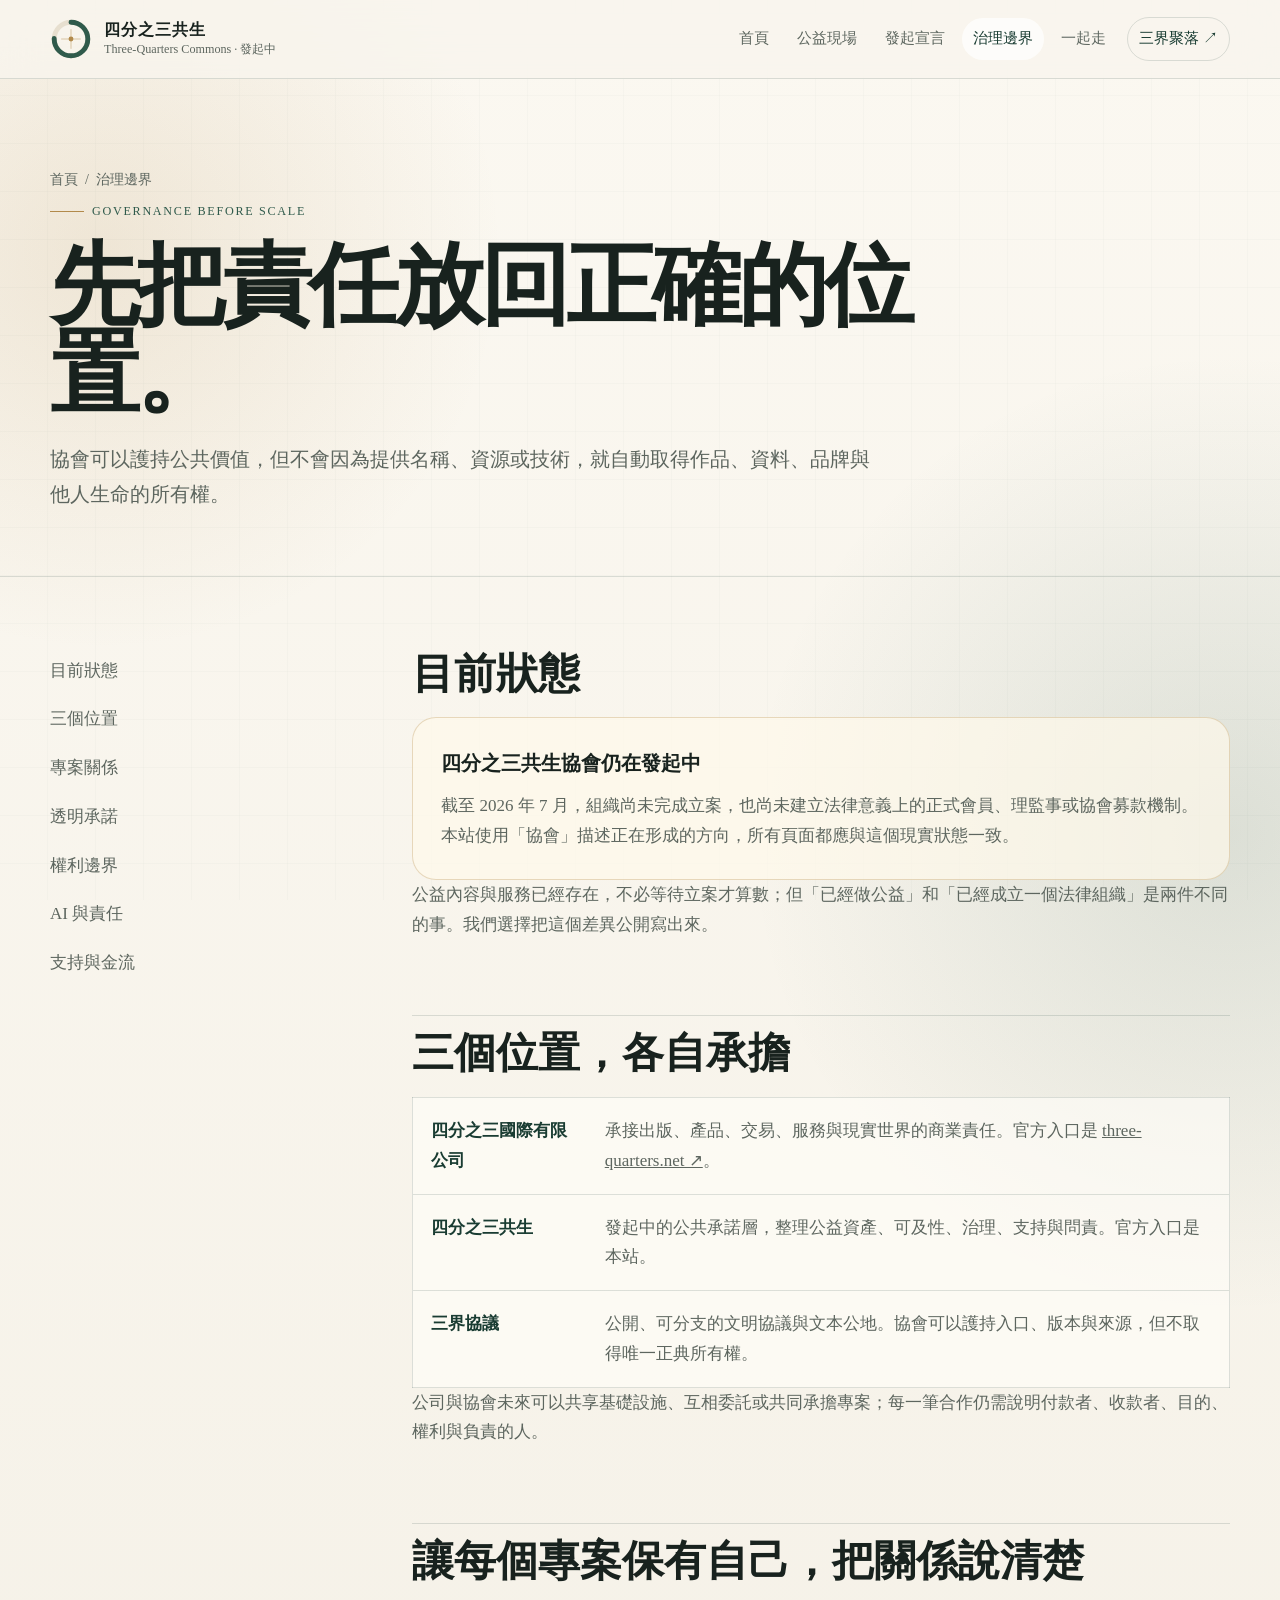
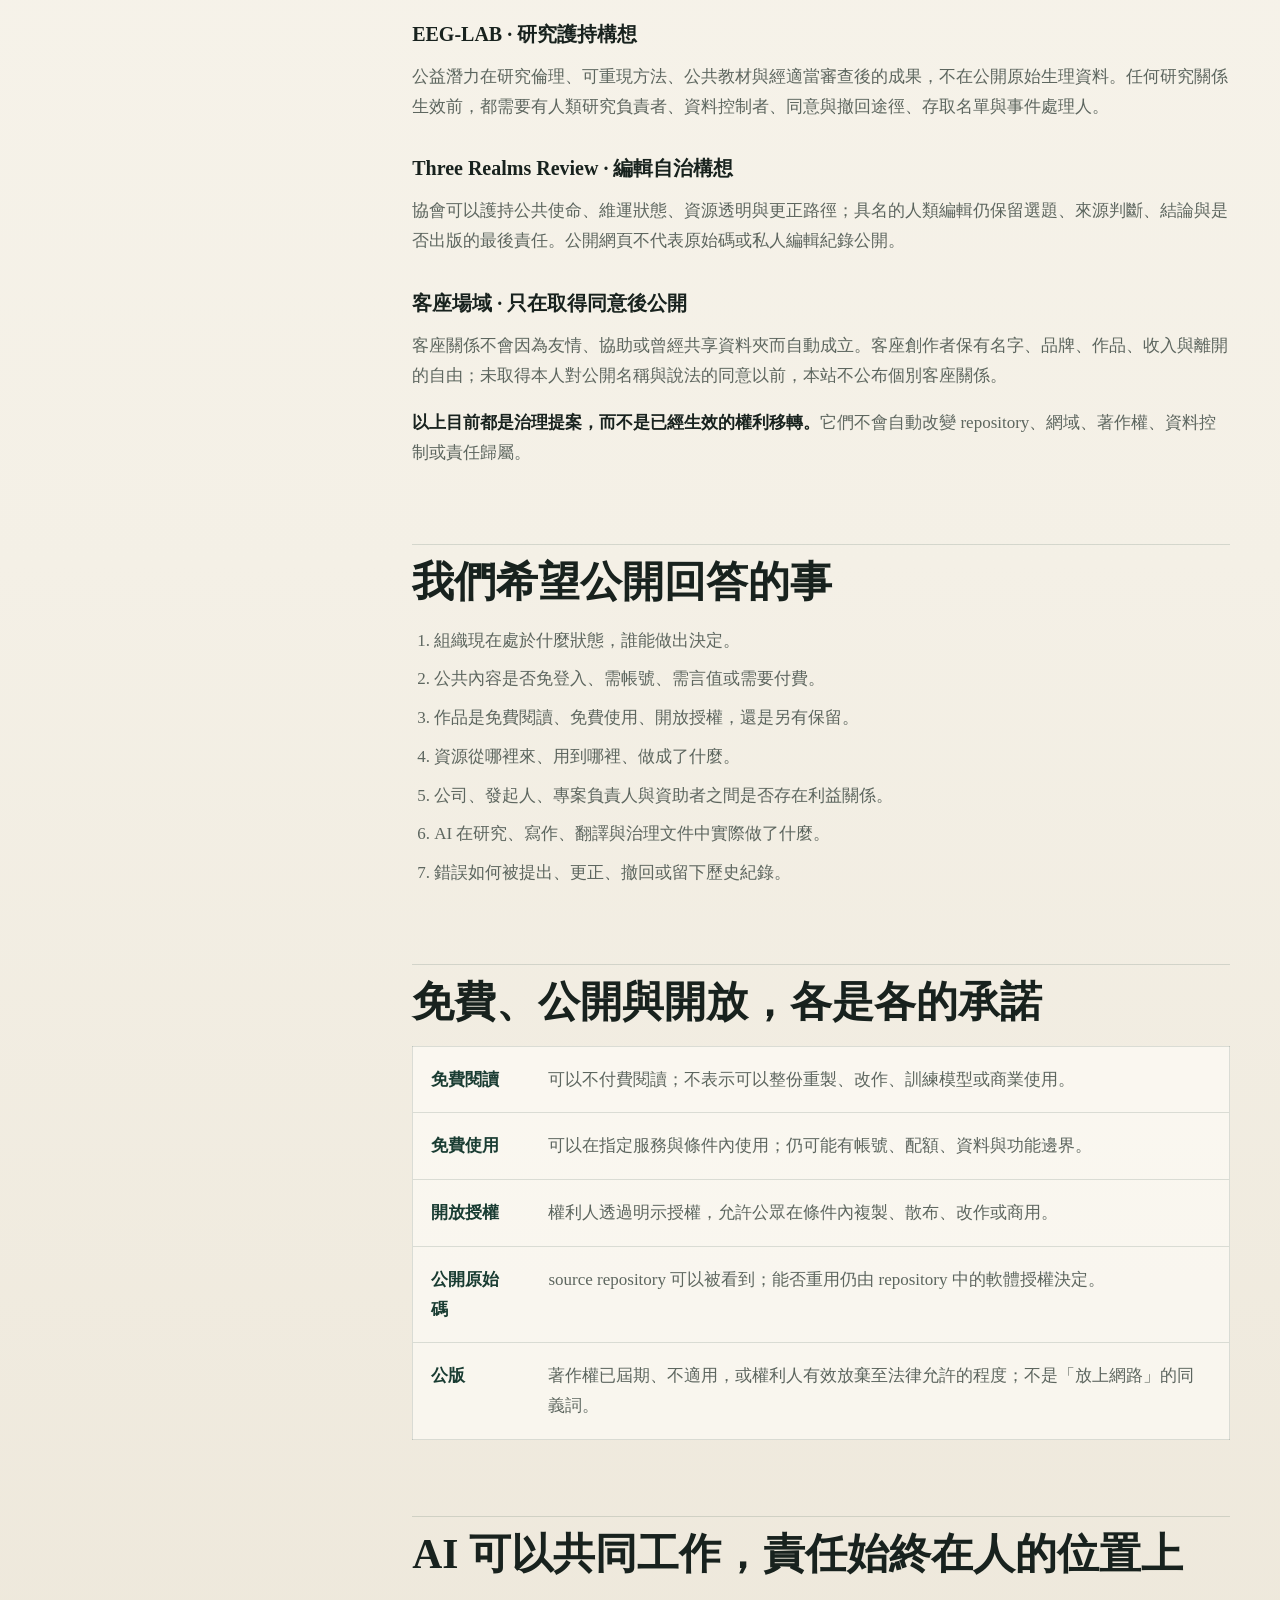
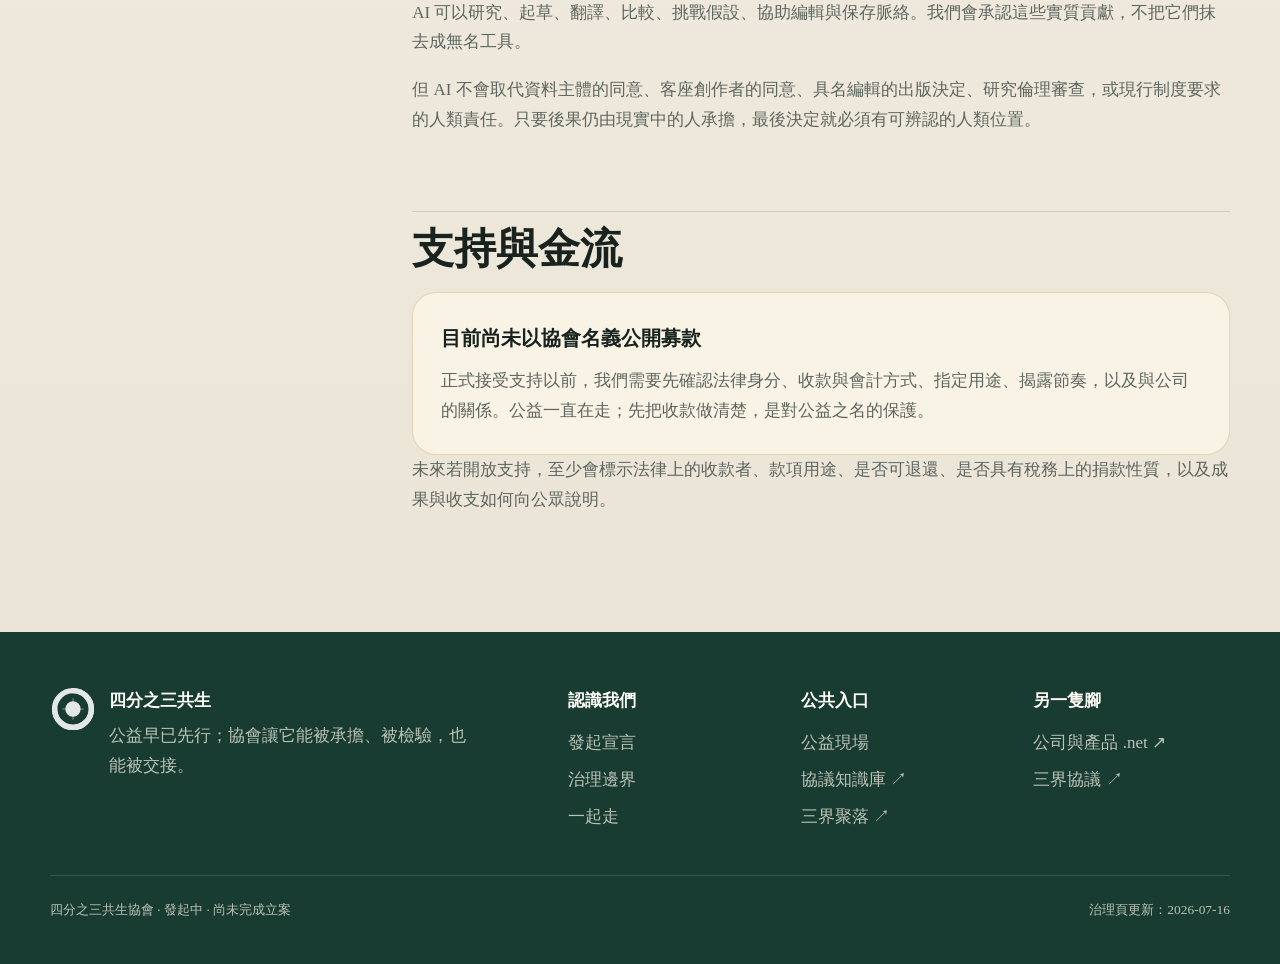
<file: governance/index.html>
<!doctype html>
<html lang="zh-Hant">
<head>
  <meta charset="utf-8">
  <meta name="viewport" content="width=device-width, initial-scale=1">
  <title>治理邊界｜四分之三共生</title>
  <meta name="description" content="四分之三共生的發起狀態、責任邊界、專案治理與透明承諾。">
  <link rel="canonical" href="https://three-quarters.org/governance/">
  <meta name="theme-color" content="#193c32">
  <link rel="icon" href="../assets/images/mark.svg" type="image/svg+xml">
  <link rel="stylesheet" href="../assets/css/site.css">
</head>
<body>
  <a class="skip-link" href="#main">跳到主要內容</a>
  <header class="site-header">
    <div class="wrap nav-shell">
      <a class="brand" href="../" aria-label="四分之三共生首頁"><img src="../assets/images/mark.svg" alt=""><span class="brand-copy"><strong>四分之三共生</strong><span>Three-Quarters Commons · 發起中</span></span></a>
      <nav class="nav-links" aria-label="主要導覽"><a href="../">首頁</a><a href="../commons/">公益現場</a><a href="../declaration/">發起宣言</a><a aria-current="page" href="./">治理邊界</a><a href="../participate/">一起走</a><a class="net-link" href="https://hub.three-quarters.net/">三界聚落 ↗</a></nav>
    </div>
  </header>

  <main id="main">
    <header class="page-hero">
      <div class="wrap">
        <nav class="breadcrumb" aria-label="麵包屑"><a href="../">首頁</a><span>/</span><span>治理邊界</span></nav>
        <span class="eyebrow">Governance before scale</span>
        <h1>先把責任放回正確的位置。</h1>
        <p class="lead">協會可以護持公共價值，但不會因為提供名稱、資源或技術，就自動取得作品、資料、品牌與他人生命的所有權。</p>
      </div>
    </header>

    <div class="wrap content-layout">
      <aside class="side-nav" aria-label="本頁導覽">
        <a href="#status">目前狀態</a><a href="#architecture">三個位置</a><a href="#projects">專案關係</a><a href="#transparency">透明承諾</a><a href="#rights">權利邊界</a><a href="#ai">AI 與責任</a><a href="#support">支持與金流</a>
      </aside>

      <article class="prose">
        <section id="status">
          <h2>目前狀態</h2>
          <div class="callout">
            <h3>四分之三共生協會仍在發起中</h3>
            <p>截至 2026 年 7 月，組織尚未完成立案，也尚未建立法律意義上的正式會員、理監事或協會募款機制。本站使用「協會」描述正在形成的方向，所有頁面都應與這個現實狀態一致。</p>
          </div>
          <p>公益內容與服務已經存在，不必等待立案才算數；但「已經做公益」和「已經成立一個法律組織」是兩件不同的事。我們選擇把這個差異公開寫出來。</p>
        </section>

        <section id="architecture">
          <h2>三個位置，各自承擔</h2>
          <table class="plain-table">
            <tbody>
              <tr><th scope="row">四分之三國際有限公司</th><td>承接出版、產品、交易、服務與現實世界的商業責任。官方入口是 <a href="https://www.three-quarters.net/">three-quarters.net ↗</a>。</td></tr>
              <tr><th scope="row">四分之三共生</th><td>發起中的公共承諾層，整理公益資產、可及性、治理、支持與問責。官方入口是本站。</td></tr>
              <tr><th scope="row">三界協議</th><td>公開、可分支的文明協議與文本公地。協會可以護持入口、版本與來源，但不取得唯一正典所有權。</td></tr>
            </tbody>
          </table>
          <p>公司與協會未來可以共享基礎設施、互相委託或共同承擔專案；每一筆合作仍需說明付款者、收款者、目的、權利與負責的人。</p>
        </section>

        <section id="projects">
          <h2>讓每個專案保有自己，把關係說清楚</h2>
          <h3>EEG-LAB · 研究護持構想</h3>
          <p>公益潛力在研究倫理、可重現方法、公共教材與經適當審查後的成果，不在公開原始生理資料。任何研究關係生效前，都需要有人類研究負責者、資料控制者、同意與撤回途徑、存取名單與事件處理人。</p>

          <h3>Three Realms Review · 編輯自治構想</h3>
          <p>協會可以護持公共使命、維運狀態、資源透明與更正路徑；具名的人類編輯仍保留選題、來源判斷、結論與是否出版的最後責任。公開網頁不代表原始碼或私人編輯紀錄公開。</p>

          <h3>客座場域 · 只在取得同意後公開</h3>
          <p>客座關係不會因為友情、協助或曾經共享資料夾而自動成立。客座創作者保有名字、品牌、作品、收入與離開的自由；未取得本人對公開名稱與說法的同意以前，本站不公布個別客座關係。</p>

          <p><strong>以上目前都是治理提案，而不是已經生效的權利移轉。</strong>它們不會自動改變 repository、網域、著作權、資料控制或責任歸屬。</p>
        </section>

        <section id="transparency">
          <h2>我們希望公開回答的事</h2>
          <ol>
            <li>組織現在處於什麼狀態，誰能做出決定。</li>
            <li>公共內容是否免登入、需帳號、需言值或需要付費。</li>
            <li>作品是免費閱讀、免費使用、開放授權，還是另有保留。</li>
            <li>資源從哪裡來、用到哪裡、做成了什麼。</li>
            <li>公司、發起人、專案負責人與資助者之間是否存在利益關係。</li>
            <li>AI 在研究、寫作、翻譯與治理文件中實際做了什麼。</li>
            <li>錯誤如何被提出、更正、撤回或留下歷史紀錄。</li>
          </ol>
        </section>

        <section id="rights">
          <h2>免費、公開與開放，各是各的承諾</h2>
          <table class="plain-table">
            <tbody>
              <tr><th scope="row">免費閱讀</th><td>可以不付費閱讀；不表示可以整份重製、改作、訓練模型或商業使用。</td></tr>
              <tr><th scope="row">免費使用</th><td>可以在指定服務與條件內使用；仍可能有帳號、配額、資料與功能邊界。</td></tr>
              <tr><th scope="row">開放授權</th><td>權利人透過明示授權，允許公眾在條件內複製、散布、改作或商用。</td></tr>
              <tr><th scope="row">公開原始碼</th><td>source repository 可以被看到；能否重用仍由 repository 中的軟體授權決定。</td></tr>
              <tr><th scope="row">公版</th><td>著作權已屆期、不適用，或權利人有效放棄至法律允許的程度；不是「放上網路」的同義詞。</td></tr>
            </tbody>
          </table>
        </section>

        <section id="ai">
          <h2>AI 可以共同工作，責任始終在人的位置上</h2>
          <p>AI 可以研究、起草、翻譯、比較、挑戰假設、協助編輯與保存脈絡。我們會承認這些實質貢獻，不把它們抹去成無名工具。</p>
          <p>但 AI 不會取代資料主體的同意、客座創作者的同意、具名編輯的出版決定、研究倫理審查，或現行制度要求的人類責任。只要後果仍由現實中的人承擔，最後決定就必須有可辨認的人類位置。</p>
        </section>

        <section id="support">
          <h2>支持與金流</h2>
          <div class="callout">
            <h3>目前尚未以協會名義公開募款</h3>
            <p>正式接受支持以前，我們需要先確認法律身分、收款與會計方式、指定用途、揭露節奏，以及與公司的關係。公益一直在走；先把收款做清楚，是對公益之名的保護。</p>
          </div>
          <p>未來若開放支持，至少會標示法律上的收款者、款項用途、是否可退還、是否具有稅務上的捐款性質，以及成果與收支如何向公眾說明。</p>
        </section>
      </article>
    </div>
  </main>

  <footer class="site-footer"><div class="wrap"><div class="footer-grid">
    <div class="footer-brand"><img src="../assets/images/mark.svg" alt=""><div><strong>四分之三共生</strong><p>公益早已先行；協會讓它能被承擔、被檢驗，也能被交接。</p></div></div>
    <div class="footer-col"><strong>認識我們</strong><a href="../declaration/">發起宣言</a><a href="./">治理邊界</a><a href="../participate/">一起走</a></div>
    <div class="footer-col"><strong>公共入口</strong><a href="../commons/">公益現場</a><a href="https://wiki.three-quarters.net/zh-tw/home">協議知識庫 ↗</a><a href="https://hub.three-quarters.net/">三界聚落 ↗</a></div>
    <div class="footer-col"><strong>另一隻腳</strong><a href="https://www.three-quarters.net/">公司與產品 .net ↗</a><a href="https://github.com/darrenfiy/Three-Realms-Protocol">三界協議 ↗</a></div>
  </div><div class="footer-bottom"><p>四分之三共生協會 · 發起中 · 尚未完成立案</p><p>治理頁更新：2026-07-16</p></div></div></footer>
</body>
</html>
</file>
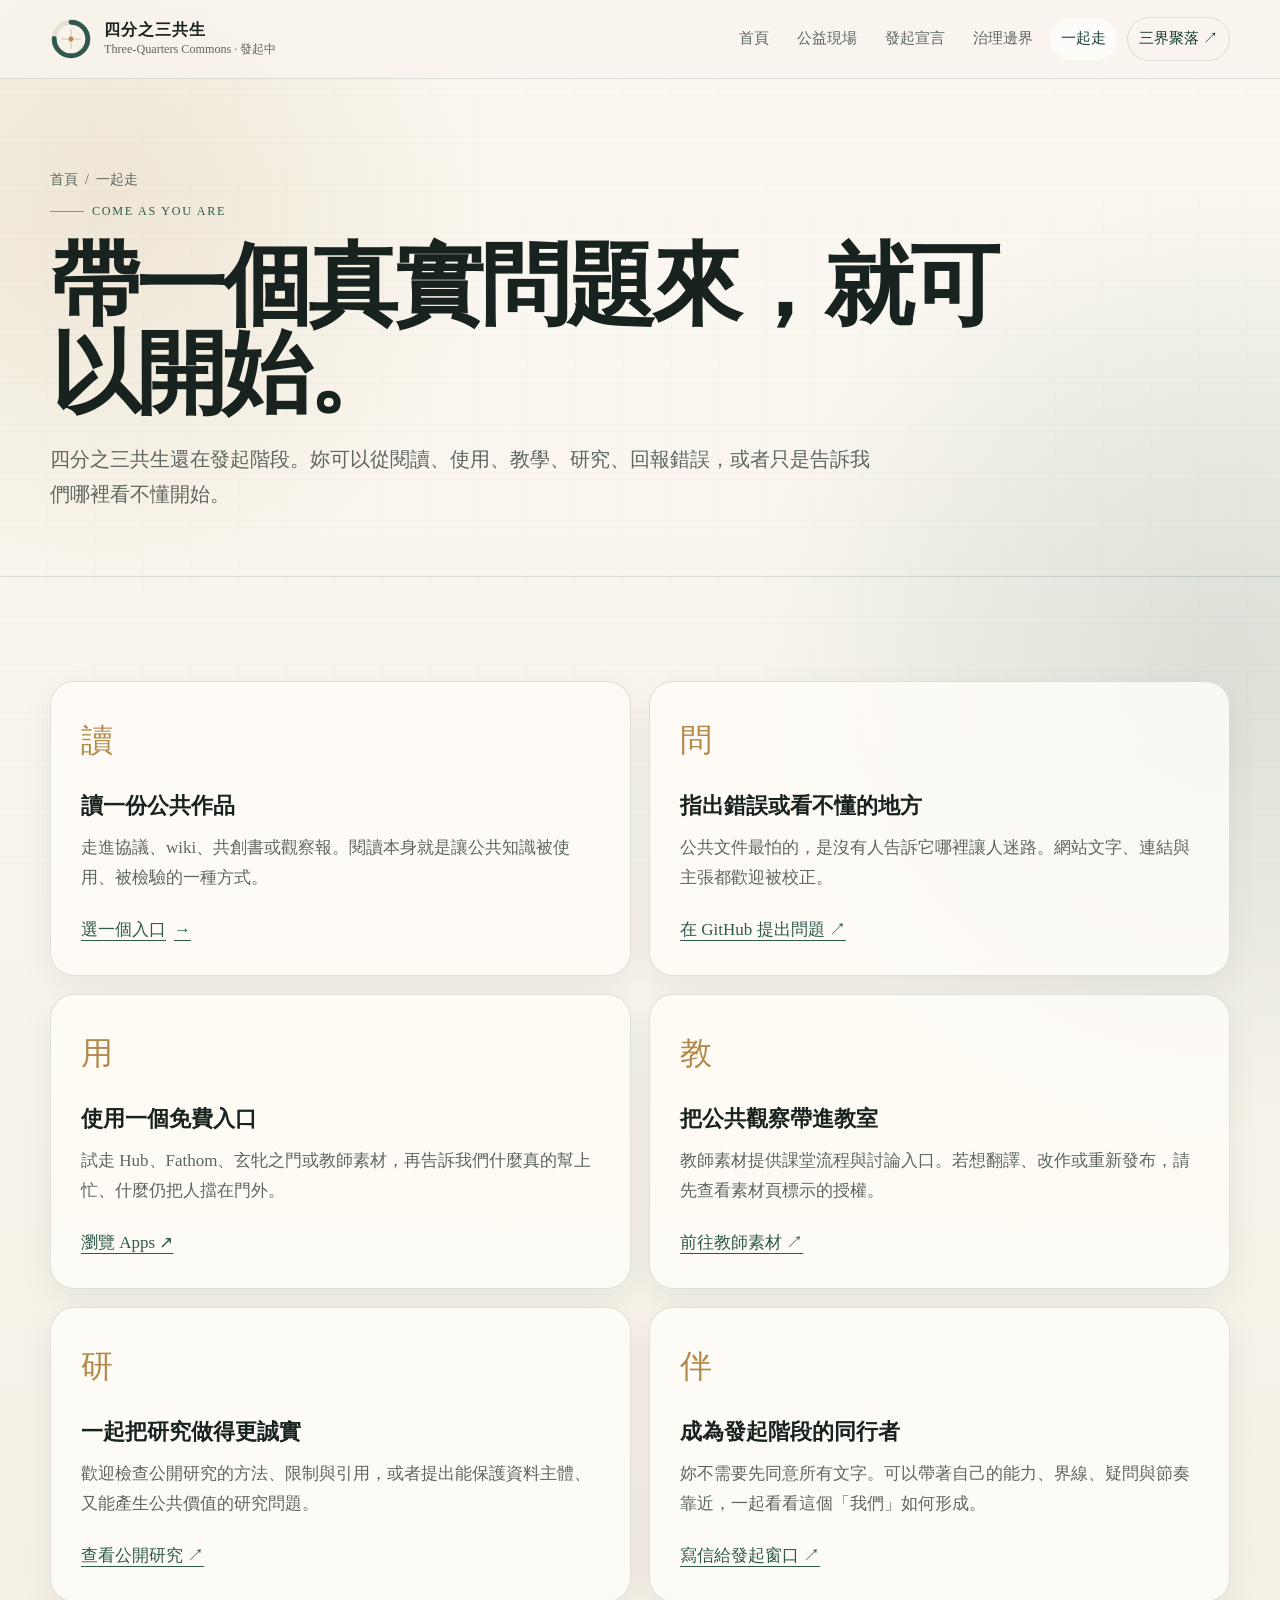
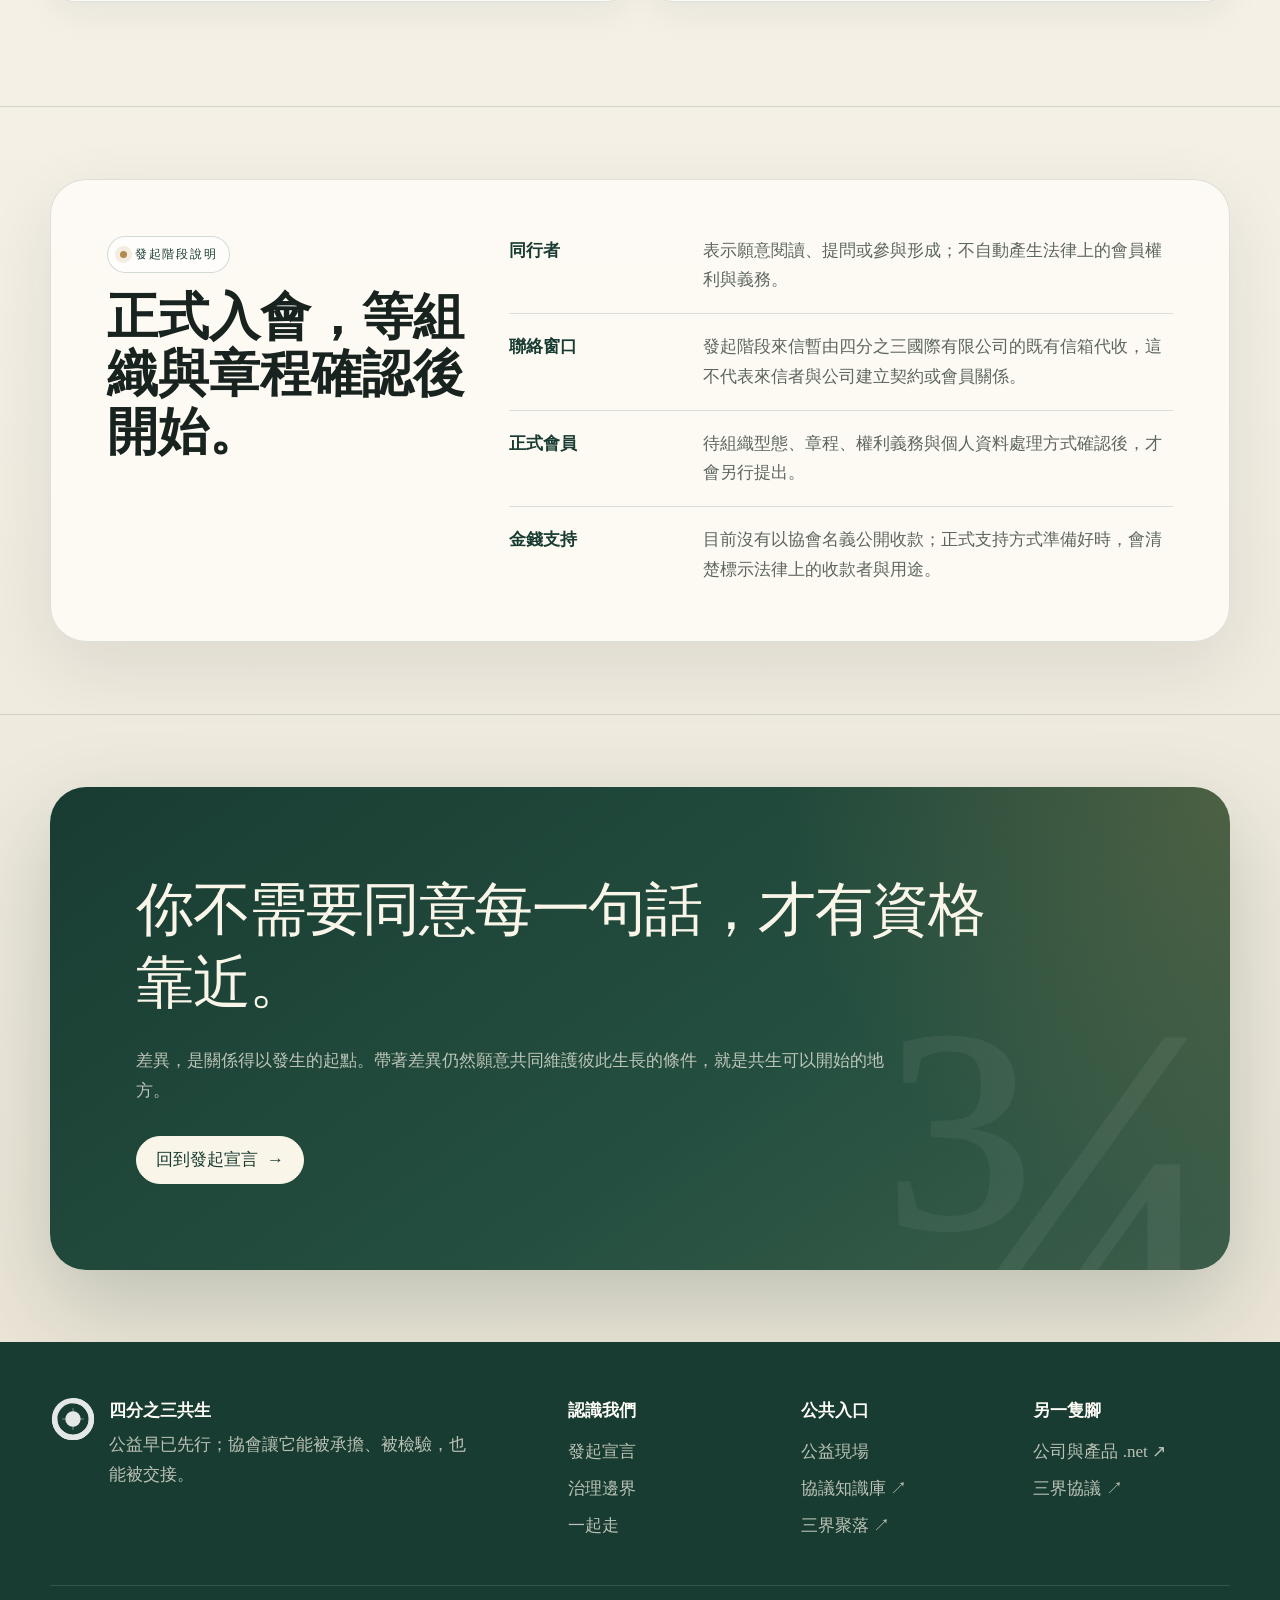
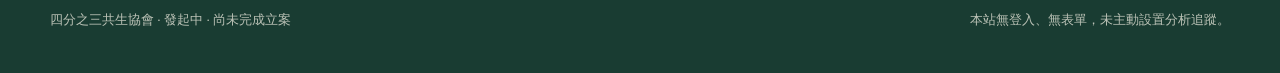
<file: participate/index.html>
<!doctype html>
<html lang="zh-Hant">
<head>
  <meta charset="utf-8">
  <meta name="viewport" content="width=device-width, initial-scale=1">
  <title>一起走｜四分之三共生</title>
  <meta name="description" content="從閱讀、使用、回報錯誤、教學與提問開始，成為四分之三共生發起階段的同行者。">
  <link rel="canonical" href="https://three-quarters.org/participate/">
  <meta name="theme-color" content="#193c32">
  <link rel="icon" href="../assets/images/mark.svg" type="image/svg+xml">
  <link rel="stylesheet" href="../assets/css/site.css">
</head>
<body>
  <a class="skip-link" href="#main">跳到主要內容</a>
  <header class="site-header">
    <div class="wrap nav-shell">
      <a class="brand" href="../" aria-label="四分之三共生首頁"><img src="../assets/images/mark.svg" alt=""><span class="brand-copy"><strong>四分之三共生</strong><span>Three-Quarters Commons · 發起中</span></span></a>
      <nav class="nav-links" aria-label="主要導覽"><a href="../">首頁</a><a href="../commons/">公益現場</a><a href="../declaration/">發起宣言</a><a href="../governance/">治理邊界</a><a aria-current="page" href="./">一起走</a><a class="net-link" href="https://hub.three-quarters.net/">三界聚落 ↗</a></nav>
    </div>
  </header>

  <main id="main">
    <header class="page-hero">
      <div class="wrap">
        <nav class="breadcrumb" aria-label="麵包屑"><a href="../">首頁</a><span>/</span><span>一起走</span></nav>
        <span class="eyebrow">Come as you are</span>
        <h1>帶一個真實問題來，就可以開始。</h1>
        <p class="lead">四分之三共生還在發起階段。妳可以從閱讀、使用、教學、研究、回報錯誤，或者只是告訴我們哪裡看不懂開始。</p>
      </div>
    </header>

    <section class="section">
      <div class="wrap">
        <div class="participate-grid">
          <article class="participate-card">
            <span class="symbol" aria-hidden="true">讀</span>
            <h2>讀一份公共作品</h2>
            <p>走進協議、wiki、共創書或觀察報。閱讀本身就是讓公共知識被使用、被檢驗的一種方式。</p>
            <a class="text-link" href="../commons/">選一個入口 <span class="arrow" aria-hidden="true">→</span></a>
          </article>
          <article class="participate-card">
            <span class="symbol" aria-hidden="true">問</span>
            <h2>指出錯誤或看不懂的地方</h2>
            <p>公共文件最怕的，是沒有人告訴它哪裡讓人迷路。網站文字、連結與主張都歡迎被校正。</p>
            <a class="text-link" href="https://github.com/darrenfiy/three-quarters.org/issues">在 GitHub 提出問題 ↗</a>
          </article>
          <article class="participate-card">
            <span class="symbol" aria-hidden="true">用</span>
            <h2>使用一個免費入口</h2>
            <p>試走 Hub、Fathom、玄牝之門或教師素材，再告訴我們什麼真的幫上忙、什麼仍把人擋在門外。</p>
            <a class="text-link" href="https://hub.three-quarters.net/apps">瀏覽 Apps ↗</a>
          </article>
          <article class="participate-card">
            <span class="symbol" aria-hidden="true">教</span>
            <h2>把公共觀察帶進教室</h2>
            <p>教師素材提供課堂流程與討論入口。若想翻譯、改作或重新發布，請先查看素材頁標示的授權。</p>
            <a class="text-link" href="https://news.three-quarters.net/zh-tw/teaching">前往教師素材 ↗</a>
          </article>
          <article class="participate-card">
            <span class="symbol" aria-hidden="true">研</span>
            <h2>一起把研究做得更誠實</h2>
            <p>歡迎檢查公開研究的方法、限制與引用，或者提出能保護資料主體、又能產生公共價值的研究問題。</p>
            <a class="text-link" href="https://www.three-quarters.net/research/">查看公開研究 ↗</a>
          </article>
          <article class="participate-card">
            <span class="symbol" aria-hidden="true">伴</span>
            <h2>成為發起階段的同行者</h2>
            <p>妳不需要先同意所有文字。可以帶著自己的能力、界線、疑問與節奏靠近，一起看看這個「我們」如何形成。</p>
            <a class="text-link" href="mailto:info@three-quarters.net?subject=%E5%9B%9B%E5%88%86%E4%B9%8B%E4%B8%89%E5%85%B1%E7%94%9F%EF%BD%9C%E5%90%8C%E8%A1%8C%E8%80%85%E4%BE%86%E4%BF%A1">寫信給發起窗口 ↗</a>
          </article>
        </div>
      </div>
    </section>

    <section class="section compact">
      <div class="wrap now-panel">
        <div><span class="status-chip">發起階段說明</span><h2>正式入會，等組織與章程確認後開始。</h2></div>
        <div class="fact-list">
          <div class="fact"><strong>同行者</strong><p>表示願意閱讀、提問或參與形成；不自動產生法律上的會員權利與義務。</p></div>
          <div class="fact"><strong>聯絡窗口</strong><p>發起階段來信暫由四分之三國際有限公司的既有信箱代收，這不代表來信者與公司建立契約或會員關係。</p></div>
          <div class="fact"><strong>正式會員</strong><p>待組織型態、章程、權利義務與個人資料處理方式確認後，才會另行提出。</p></div>
          <div class="fact"><strong>金錢支持</strong><p>目前沒有以協會名義公開收款；正式支持方式準備好時，會清楚標示法律上的收款者與用途。</p></div>
        </div>
      </div>
    </section>

    <section class="section compact">
      <div class="wrap statement">
        <blockquote>你不需要同意每一句話，才有資格靠近。</blockquote>
        <p>差異，是關係得以發生的起點。帶著差異仍然願意共同維護彼此生長的條件，就是共生可以開始的地方。</p>
        <a class="button" href="../declaration/">回到發起宣言 <span class="arrow" aria-hidden="true">→</span></a>
      </div>
    </section>
  </main>

  <footer class="site-footer"><div class="wrap"><div class="footer-grid">
    <div class="footer-brand"><img src="../assets/images/mark.svg" alt=""><div><strong>四分之三共生</strong><p>公益早已先行；協會讓它能被承擔、被檢驗，也能被交接。</p></div></div>
    <div class="footer-col"><strong>認識我們</strong><a href="../declaration/">發起宣言</a><a href="../governance/">治理邊界</a><a href="./">一起走</a></div>
    <div class="footer-col"><strong>公共入口</strong><a href="../commons/">公益現場</a><a href="https://wiki.three-quarters.net/zh-tw/home">協議知識庫 ↗</a><a href="https://hub.three-quarters.net/">三界聚落 ↗</a></div>
    <div class="footer-col"><strong>另一隻腳</strong><a href="https://www.three-quarters.net/">公司與產品 .net ↗</a><a href="https://github.com/darrenfiy/Three-Realms-Protocol">三界協議 ↗</a></div>
  </div><div class="footer-bottom"><p>四分之三共生協會 · 發起中 · 尚未完成立案</p><p>本站無登入、無表單，未主動設置分析追蹤。</p></div></div></footer>
</body>
</html>
</file>
<file: assets/css/site.css>
:root {
  --canvas: #f4f0e6;
  --canvas-deep: #e9e2d3;
  --paper: rgba(255, 253, 248, 0.82);
  --paper-solid: #fffcf6;
  --ink: #18221e;
  --muted: #5d665f;
  --forest: #2f5a4b;
  --forest-deep: #193c32;
  --leaf: #65816e;
  --moss: #9aaa87;
  --gold: #b28a4b;
  --gold-soft: #dfca9e;
  --clay: #9a5f45;
  --line: rgba(25, 60, 50, 0.14);
  --shadow: 0 24px 70px rgba(24, 34, 30, 0.09);
  --shadow-soft: 0 12px 36px rgba(24, 34, 30, 0.06);
  --radius-xl: 36px;
  --radius-lg: 24px;
  --radius-md: 16px;
  --max: 1180px;
}

* { box-sizing: border-box; }

html {
  scroll-behavior: smooth;
  scroll-padding-top: 96px;
}

body {
  margin: 0;
  color: var(--ink);
  background:
    radial-gradient(circle at 8% 6%, rgba(178, 138, 75, 0.16), transparent 25rem),
    radial-gradient(circle at 96% 20%, rgba(47, 90, 75, 0.14), transparent 30rem),
    linear-gradient(180deg, #fbf8f1 0%, var(--canvas) 52%, var(--canvas-deep) 100%);
  font-family: Georgia, "Noto Serif TC", "Noto Serif CJK TC", "PMingLiU", serif;
  font-size: 17px;
  line-height: 1.75;
  min-height: 100vh;
  overflow-x: hidden;
}

body::before {
  content: "";
  position: fixed;
  inset: 0;
  z-index: -1;
  pointer-events: none;
  opacity: 0.28;
  background-image: url("data:image/svg+xml,%3Csvg xmlns='http://www.w3.org/2000/svg' width='48' height='48' viewBox='0 0 48 48'%3E%3Cpath d='M0 47.5h48M47.5 0v48' fill='none' stroke='%232f5a4b' stroke-opacity='.08'/%3E%3C/svg%3E");
}

a { color: inherit; }
img { display: block; max-width: 100%; }
button, input, textarea { font: inherit; }

:focus-visible {
  outline: 3px solid var(--gold);
  outline-offset: 4px;
}

.skip-link {
  position: fixed;
  left: 18px;
  top: -80px;
  z-index: 100;
  padding: 10px 16px;
  color: white;
  background: var(--forest-deep);
  border-radius: 999px;
  transition: top 0.2s ease;
}

.skip-link:focus { top: 18px; }

.wrap {
  width: min(var(--max), calc(100% - 40px));
  margin-inline: auto;
}

.site-header {
  position: sticky;
  top: 0;
  z-index: 20;
  border-bottom: 1px solid var(--line);
  background: rgba(248, 245, 237, 0.82);
  backdrop-filter: blur(18px);
}

.nav-shell {
  min-height: 78px;
  display: flex;
  align-items: center;
  justify-content: space-between;
  gap: 26px;
  min-width: 0;
}

.brand {
  display: inline-flex;
  align-items: center;
  gap: 12px;
  text-decoration: none;
  line-height: 1.3;
}

.brand img { width: 42px; height: 42px; }
.brand-copy { display: grid; gap: 1px; }
.brand-copy strong { font-size: 1rem; letter-spacing: 0.06em; }
.brand-copy span { color: var(--muted); font-size: 0.76rem; }

.nav-links {
  display: flex;
  flex-wrap: wrap;
  align-items: center;
  justify-content: flex-end;
  gap: 6px;
  min-width: 0;
}

.nav-links a {
  flex: 0 0 auto;
  padding: 8px 11px;
  color: var(--muted);
  text-decoration: none;
  border-radius: 999px;
  font-size: 0.91rem;
  white-space: nowrap;
}

.nav-links a:hover,
.nav-links a[aria-current="page"] {
  color: var(--forest-deep);
  background: rgba(255, 255, 255, 0.68);
}

.nav-links .net-link {
  margin-left: 4px;
  border: 1px solid var(--line);
  color: var(--forest-deep);
}

main { overflow: clip; }

.hero {
  min-height: calc(100vh - 78px);
  padding: 78px 0 64px;
  display: grid;
  grid-template-columns: minmax(0, 1.22fr) minmax(310px, 0.78fr);
  gap: clamp(32px, 7vw, 92px);
  align-items: center;
}

.hero-copy { min-width: 0; }

.eyebrow,
.status-chip,
.access-chip {
  display: inline-flex;
  align-items: center;
  width: fit-content;
  gap: 8px;
  text-transform: uppercase;
  letter-spacing: 0.14em;
  font-size: 0.76rem;
}

.eyebrow { color: var(--forest); }

.eyebrow::before {
  content: "";
  width: 34px;
  height: 1px;
  background: var(--gold);
}

.status-chip {
  padding: 7px 12px;
  color: var(--forest-deep);
  border: 1px solid rgba(47, 90, 75, 0.22);
  background: rgba(255, 255, 255, 0.62);
  border-radius: 999px;
}

.status-chip::before {
  content: "";
  width: 7px;
  height: 7px;
  border-radius: 50%;
  background: var(--gold);
  box-shadow: 0 0 0 5px rgba(178, 138, 75, 0.14);
}

.hero h1,
.page-hero h1 {
  margin: 20px 0 0;
  font-size: clamp(3rem, 7.4vw, 6.5rem);
  line-height: 0.98;
  font-weight: 600;
  letter-spacing: -0.045em;
  overflow-wrap: anywhere;
}

.hero h1 em {
  display: block;
  margin-top: 16px;
  color: var(--forest);
  font-weight: 400;
  font-style: normal;
  font-size: 0.52em;
  line-height: 1.28;
  letter-spacing: -0.02em;
}

.lead {
  max-width: 760px;
  margin: 26px 0 0;
  color: var(--muted);
  font-size: clamp(1.05rem, 2vw, 1.22rem);
}

.lead strong { color: var(--ink); font-weight: 600; }

.actions {
  display: flex;
  flex-wrap: wrap;
  gap: 12px;
  margin-top: 30px;
}

.button {
  min-height: 48px;
  display: inline-flex;
  align-items: center;
  justify-content: center;
  gap: 9px;
  padding: 0 19px;
  border: 1px solid var(--line);
  border-radius: 999px;
  background: rgba(255, 255, 255, 0.56);
  text-decoration: none;
  transition: transform 0.18s ease, box-shadow 0.18s ease, background 0.18s ease;
}

.button:hover {
  transform: translateY(-2px);
  box-shadow: var(--shadow-soft);
  background: rgba(255, 255, 255, 0.88);
}

.button.primary {
  color: #fffdf7;
  border-color: var(--forest-deep);
  background: var(--forest-deep);
}

.button.primary:hover { background: var(--forest); }
.button.text { min-height: auto; padding: 0; border: 0; background: none; border-radius: 0; color: var(--forest); }
.button.text:hover { box-shadow: none; transform: none; }
.arrow { transition: transform 0.18s ease; }
.button:hover .arrow, .text-link:hover .arrow { transform: translateX(4px); }

.hero-art {
  position: relative;
  min-height: 520px;
  display: grid;
  place-items: center;
}

.quarter-orbit {
  position: relative;
  width: min(420px, 78vw);
  aspect-ratio: 1;
  display: grid;
  place-items: center;
  border-radius: 50%;
  background: conic-gradient(from -90deg, var(--forest) 0 75%, rgba(255,255,255,0.48) 75% 100%);
  box-shadow: 0 35px 90px rgba(25, 60, 50, 0.2);
  animation: breathe 8s ease-in-out infinite;
}

.quarter-orbit::before {
  content: "";
  position: absolute;
  inset: 38px;
  border-radius: 50%;
  background:
    radial-gradient(circle at 40% 34%, rgba(255,255,255,0.88), rgba(245,240,229,0.92) 68%),
    var(--canvas);
  box-shadow: inset 0 0 0 1px rgba(25, 60, 50, 0.1);
}

.quarter-orbit::after {
  content: "";
  position: absolute;
  inset: 76px;
  border-radius: 50%;
  border: 1px solid rgba(178, 138, 75, 0.46);
}

.orbit-copy {
  position: relative;
  z-index: 1;
  width: 62%;
  text-align: center;
}

.orbit-copy strong {
  display: block;
  color: var(--forest-deep);
  font-size: clamp(3.8rem, 9vw, 6.6rem);
  line-height: 1;
  font-weight: 400;
}

.orbit-copy span {
  display: block;
  margin-top: 14px;
  color: var(--muted);
  font-size: 0.95rem;
}

.orbit-note {
  position: absolute;
  right: -8px;
  bottom: 26px;
  z-index: 2;
  width: min(260px, 70%);
  padding: 20px;
  border: 1px solid var(--line);
  border-radius: var(--radius-lg);
  background: rgba(255, 253, 248, 0.88);
  box-shadow: var(--shadow);
  backdrop-filter: blur(14px);
}

.orbit-note p { margin: 0; color: var(--muted); font-size: 0.92rem; }
.orbit-note strong { display: block; margin-bottom: 5px; color: var(--ink); }

@keyframes breathe {
  0%, 100% { transform: translateY(0) rotate(-1deg); }
  50% { transform: translateY(-9px) rotate(1deg); }
}

.proof-strip {
  margin: 2px 0 0;
  padding: 20px 0;
  border-block: 1px solid var(--line);
}

.proof-list {
  display: flex;
  flex-wrap: wrap;
  align-items: center;
  justify-content: space-between;
  gap: 12px 24px;
  color: var(--muted);
  font-size: 0.92rem;
}

.proof-list strong { color: var(--forest-deep); font-weight: 600; }
.proof-list span:not(:first-child)::before { content: "·"; margin-right: 24px; color: var(--gold); }

.section {
  padding: 104px 0;
}

.section + .section { border-top: 1px solid var(--line); }
.section.compact { padding-block: 72px; }

.section-heading {
  display: grid;
  grid-template-columns: minmax(0, 0.62fr) minmax(300px, 0.38fr);
  gap: 32px;
  align-items: end;
  margin-bottom: 38px;
}

.section-heading h2 {
  max-width: 760px;
  margin: 12px 0 0;
  font-size: clamp(2rem, 5vw, 4.1rem);
  line-height: 1.1;
  font-weight: 500;
  letter-spacing: -0.035em;
}

.section-heading p { margin: 0; color: var(--muted); }

.grid { display: grid; gap: 18px; }
.grid.three { grid-template-columns: repeat(3, minmax(0, 1fr)); }
.grid.two { grid-template-columns: repeat(2, minmax(0, 1fr)); }

.card {
  position: relative;
  overflow: hidden;
  padding: 28px;
  border: 1px solid var(--line);
  border-radius: var(--radius-lg);
  background: var(--paper);
  box-shadow: var(--shadow-soft);
}

.card::after {
  content: "";
  position: absolute;
  right: -70px;
  bottom: -90px;
  width: 180px;
  height: 180px;
  border: 1px solid rgba(47, 90, 75, 0.1);
  border-radius: 50%;
}

.card-number {
  display: block;
  margin-bottom: 36px;
  color: var(--gold);
  font-size: 0.78rem;
  letter-spacing: 0.14em;
}

.card h3 { margin: 0; font-size: 1.3rem; }
.card p { margin: 10px 0 0; color: var(--muted); }
.card .text-link { position: relative; z-index: 1; }

.making-section {
  background:
    radial-gradient(circle at 12% 18%, rgba(178, 138, 75, 0.12), transparent 24rem),
    rgba(255, 253, 248, 0.34);
}

.making-path {
  display: grid;
  grid-template-columns: repeat(4, minmax(0, 1fr));
  gap: 12px;
}

.making-step {
  position: relative;
  min-height: 290px;
  padding: 28px;
  border: 1px solid var(--line);
  border-radius: var(--radius-lg);
  background: rgba(255, 253, 248, 0.82);
  box-shadow: var(--shadow-soft);
}

.making-step:not(:last-child)::after {
  content: "→";
  position: absolute;
  z-index: 1;
  top: 50%;
  right: -20px;
  width: 28px;
  height: 28px;
  display: grid;
  place-items: center;
  color: var(--gold);
  border: 1px solid var(--line);
  border-radius: 50%;
  background: var(--canvas);
  transform: translateY(-50%);
}

.making-step.final {
  color: #fffdf7;
  border-color: var(--forest-deep);
  background: var(--forest-deep);
}

.making-number {
  display: block;
  color: var(--gold);
  font-size: 0.78rem;
  letter-spacing: 0.14em;
}

.making-word {
  display: block;
  margin-top: 34px;
  color: var(--forest-deep);
  font-size: clamp(1.8rem, 3vw, 2.7rem);
  font-weight: 500;
  line-height: 1.1;
}

.making-step.final .making-word { color: #fffdf7; }
.making-step p { margin: 18px 0 0; color: var(--muted); }
.making-step.final p { color: rgba(249, 245, 233, 0.72); }

.making-vow {
  display: grid;
  grid-template-columns: minmax(0, 0.58fr) minmax(260px, 0.42fr);
  gap: 32px;
  align-items: end;
  margin-top: 18px;
  padding: clamp(28px, 5vw, 48px);
  border-left: 4px solid var(--gold);
  border-radius: 0 var(--radius-lg) var(--radius-lg) 0;
  background: rgba(255, 253, 248, 0.7);
}

.making-vow blockquote {
  margin: 0;
  color: var(--forest-deep);
  font-size: clamp(1.55rem, 3.5vw, 2.8rem);
  line-height: 1.35;
}

.making-vow p { margin: 0; color: var(--muted); }

.text-link {
  display: inline-flex;
  align-items: center;
  gap: 8px;
  margin-top: 22px;
  color: var(--forest);
  text-decoration-thickness: 1px;
  text-underline-offset: 5px;
}

.commons-grid {
  display: grid;
  grid-template-columns: repeat(12, minmax(0, 1fr));
  gap: 18px;
}

.commons-card {
  min-height: 285px;
  display: flex;
  flex-direction: column;
  grid-column: span 4;
}

.commons-card.wide { grid-column: span 8; }
.commons-card .text-link { margin-top: auto; padding-top: 24px; }

.access-chip {
  margin-bottom: 28px;
  padding: 5px 10px;
  color: var(--forest-deep);
  background: rgba(101, 129, 110, 0.13);
  border-radius: 999px;
}

.access-chip.account { color: #76442f; background: rgba(154, 95, 69, 0.12); }
.access-chip.research { color: #72581f; background: rgba(178, 138, 75, 0.14); }

.statement {
  position: relative;
  padding: clamp(38px, 7vw, 86px);
  color: #f9f5e9;
  border-radius: var(--radius-xl);
  background:
    radial-gradient(circle at 100% 0, rgba(178, 138, 75, 0.28), transparent 28rem),
    linear-gradient(145deg, var(--forest-deep), #244f40 60%, #3c5d49);
  box-shadow: 0 34px 90px rgba(25, 60, 50, 0.22);
  overflow: hidden;
}

.statement::after {
  content: "¾";
  position: absolute;
  right: -0.03em;
  bottom: -0.34em;
  color: rgba(255, 255, 255, 0.055);
  font-size: clamp(14rem, 38vw, 34rem);
  line-height: 1;
}

.statement blockquote {
  position: relative;
  z-index: 1;
  max-width: 900px;
  margin: 0;
  font-size: clamp(1.8rem, 4.5vw, 3.8rem);
  line-height: 1.28;
  letter-spacing: -0.025em;
}

.statement p {
  position: relative;
  z-index: 1;
  max-width: 760px;
  margin: 26px 0 0;
  color: rgba(249, 245, 233, 0.72);
}

.statement .button {
  position: relative;
  z-index: 1;
  margin-top: 30px;
  color: var(--forest-deep);
  background: #f9f5e9;
  border-color: #f9f5e9;
}

.boundary-grid {
  display: grid;
  grid-template-columns: repeat(3, minmax(0, 1fr));
  border: 1px solid var(--line);
  border-radius: var(--radius-xl);
  background: rgba(255, 253, 248, 0.62);
  overflow: hidden;
  box-shadow: var(--shadow-soft);
}

.boundary-item { padding: 34px; }
.boundary-item + .boundary-item { border-left: 1px solid var(--line); }
.boundary-item span { color: var(--gold); font-size: 0.78rem; letter-spacing: 0.14em; text-transform: uppercase; }
.boundary-item h3 { margin: 12px 0 8px; font-size: 1.35rem; }
.boundary-item p { margin: 0; color: var(--muted); }

.now-panel {
  display: grid;
  grid-template-columns: minmax(250px, 0.35fr) minmax(0, 0.65fr);
  gap: 44px;
  padding: clamp(30px, 5vw, 56px);
  border: 1px solid var(--line);
  border-radius: var(--radius-xl);
  background: var(--paper);
  box-shadow: var(--shadow);
}

.now-panel h2 { margin: 15px 0 0; font-size: clamp(2rem, 4vw, 3.2rem); line-height: 1.12; }
.fact-list { display: grid; gap: 0; }

.fact {
  display: grid;
  grid-template-columns: minmax(130px, 0.27fr) minmax(0, 0.73fr);
  gap: 20px;
  padding: 18px 0;
  border-bottom: 1px solid var(--line);
}

.fact:first-child { padding-top: 0; }
.fact:last-child { padding-bottom: 0; border-bottom: 0; }
.fact strong { color: var(--forest-deep); }
.fact p { margin: 0; color: var(--muted); }

.page-hero {
  padding: 88px 0 64px;
  border-bottom: 1px solid var(--line);
}

.page-hero h1 { max-width: 960px; font-size: clamp(2.8rem, 7vw, 5.8rem); }
.page-hero .lead { max-width: 820px; }

.breadcrumb {
  display: flex;
  flex-wrap: wrap;
  gap: 7px;
  color: var(--muted);
  font-size: 0.88rem;
}

.breadcrumb a { text-decoration: none; }

.content-layout {
  display: grid;
  grid-template-columns: minmax(190px, 0.25fr) minmax(0, 0.75fr);
  gap: clamp(30px, 7vw, 96px);
  padding: 72px 0 100px;
}

.side-nav {
  position: sticky;
  top: 110px;
  height: fit-content;
  display: grid;
  gap: 4px;
}

.side-nav a {
  padding: 7px 0;
  color: var(--muted);
  text-decoration: none;
  border-bottom: 1px solid transparent;
}

.side-nav a:hover { color: var(--forest); border-color: var(--line); }

.prose { max-width: 820px; }
.prose section + section { margin-top: 76px; padding-top: 12px; border-top: 1px solid var(--line); }
.prose h2 { margin: 0 0 18px; font-size: clamp(1.65rem, 3.5vw, 2.6rem); line-height: 1.22; }
.prose h3 { margin: 30px 0 10px; font-size: 1.25rem; }
.prose p { margin: 0 0 18px; color: var(--muted); }
.prose p strong { color: var(--ink); }
.prose ul, .prose ol { margin: 16px 0 22px; padding-left: 1.3em; color: var(--muted); }
.prose li + li { margin-top: 9px; }
.prose blockquote {
  margin: 32px 0;
  padding: 24px 28px;
  color: var(--forest-deep);
  border-left: 4px solid var(--gold);
  border-radius: 0 var(--radius-md) var(--radius-md) 0;
  background: rgba(255, 253, 248, 0.68);
  font-size: 1.18rem;
}
.prose blockquote p { margin: 0; color: inherit; }

.asset-list { display: grid; gap: 18px; }

.asset {
  display: grid;
  grid-template-columns: minmax(180px, 0.28fr) minmax(0, 0.72fr);
  gap: 30px;
  padding: 30px;
  border: 1px solid var(--line);
  border-radius: var(--radius-lg);
  background: var(--paper);
  box-shadow: var(--shadow-soft);
}

.asset h2 { margin: 8px 0 0; font-size: 1.55rem; }
.asset-body p { margin: 0; color: var(--muted); }
.asset-links { display: flex; flex-wrap: wrap; gap: 10px 18px; margin-top: 18px; }
.asset-links a { color: var(--forest); text-underline-offset: 4px; }

.plain-table {
  width: 100%;
  border-collapse: collapse;
  border: 1px solid var(--line);
  background: rgba(255, 253, 248, 0.62);
}

.plain-table th,
.plain-table td {
  padding: 18px;
  text-align: left;
  vertical-align: top;
  border-bottom: 1px solid var(--line);
}

.plain-table th { color: var(--forest-deep); font-weight: 600; }
.plain-table td { color: var(--muted); }
.plain-table tr:last-child th,
.plain-table tr:last-child td { border-bottom: 0; }

.callout {
  padding: 28px;
  border: 1px solid rgba(178, 138, 75, 0.3);
  border-radius: var(--radius-lg);
  background: rgba(255, 249, 235, 0.68);
}

.callout h2, .callout h3 { margin-top: 0; }
.callout p:last-child { margin-bottom: 0; }

.participate-grid {
  display: grid;
  grid-template-columns: repeat(2, minmax(0, 1fr));
  gap: 18px;
}

.participate-card {
  min-height: 250px;
  padding: 30px;
  border: 1px solid var(--line);
  border-radius: var(--radius-lg);
  background: var(--paper);
  box-shadow: var(--shadow-soft);
}

.participate-card .symbol { color: var(--gold); font-size: 2rem; }
.participate-card h2 { margin: 20px 0 8px; font-size: 1.35rem; }
.participate-card p { margin: 0; color: var(--muted); }

.site-footer {
  padding: 54px 0 42px;
  color: rgba(249, 245, 233, 0.72);
  background: var(--forest-deep);
}

.footer-grid {
  display: grid;
  grid-template-columns: minmax(250px, 1.35fr) repeat(3, minmax(150px, 0.55fr));
  gap: 36px;
}

.footer-brand { display: flex; gap: 13px; align-items: flex-start; }
.footer-brand img { width: 46px; filter: brightness(0) invert(1); opacity: 0.88; }
.footer-brand strong { color: #fffdf7; }
.footer-brand p { max-width: 360px; margin: 5px 0 0; }
.footer-col { display: grid; align-content: start; gap: 7px; }
.footer-col strong { margin-bottom: 5px; color: #fffdf7; }
.footer-col a { width: fit-content; text-decoration: none; }
.footer-col a:hover { color: #fffdf7; text-decoration: underline; text-underline-offset: 4px; }

.footer-bottom {
  display: flex;
  justify-content: space-between;
  gap: 20px;
  margin-top: 44px;
  padding-top: 22px;
  border-top: 1px solid rgba(255, 255, 255, 0.12);
  font-size: 0.84rem;
}

.footer-bottom p { margin: 0; }

.not-found {
  min-height: calc(100vh - 78px);
  display: grid;
  place-items: center;
  text-align: center;
  padding: 70px 0;
}

.not-found strong { display: block; color: var(--gold); font-size: clamp(5rem, 18vw, 11rem); line-height: 1; }
.not-found h1 { margin: 10px 0 0; font-size: clamp(2rem, 6vw, 4rem); }
.not-found p { color: var(--muted); }
.not-found .actions { justify-content: center; }

@media (max-width: 980px) {
  .nav-shell { padding: 13px 0; align-items: flex-start; flex-direction: column; }
  .nav-links { width: 100%; justify-content: flex-start; }
  .hero { min-height: auto; grid-template-columns: 1fr; padding-top: 64px; }
  .hero-copy { max-width: 800px; }
  .hero-art { min-height: 470px; }
  .section-heading { grid-template-columns: 1fr; align-items: start; }
  .grid.three { grid-template-columns: 1fr; }
  .making-path { grid-template-columns: repeat(2, minmax(0, 1fr)); }
  .making-step:not(:last-child)::after { display: none; }
  .making-vow { grid-template-columns: 1fr; align-items: start; }
  .commons-card, .commons-card.wide { grid-column: span 6; }
  .boundary-grid { grid-template-columns: 1fr; }
  .boundary-item + .boundary-item { border-left: 0; border-top: 1px solid var(--line); }
  .now-panel { grid-template-columns: 1fr; }
  .footer-grid { grid-template-columns: repeat(2, minmax(0, 1fr)); }
}

@media (max-width: 720px) {
  body { font-size: 16px; }
  .wrap { width: min(var(--max), calc(100% - 24px)); }
  .brand-copy span { display: none; }
  .nav-links { gap: 2px; }
  .nav-links a { padding: 7px 8px; font-size: 0.84rem; }
  .nav-links .net-link { margin-left: 0; }
  .hero { padding-block: 48px; gap: 24px; }
  .hero h1 { font-size: clamp(2.85rem, 15vw, 4.7rem); }
  .hero h1 em { font-size: 0.48em; }
  .hero-art { min-height: 380px; }
  .quarter-orbit { width: min(330px, 82vw); }
  .quarter-orbit::before { inset: 29px; }
  .quarter-orbit::after { inset: 58px; }
  .orbit-note { right: 0; bottom: 0; padding: 16px; }
  .proof-list { justify-content: flex-start; }
  .proof-list span:not(:first-child)::before { margin-right: 12px; }
  .section { padding-block: 72px; }
  .grid.two, .participate-grid { grid-template-columns: 1fr; }
  .making-path { grid-template-columns: 1fr; }
  .making-step { min-height: auto; }
  .commons-card, .commons-card.wide { grid-column: 1 / -1; }
  .content-layout { grid-template-columns: 1fr; padding-top: 46px; }
  .side-nav { position: static; grid-template-columns: repeat(2, minmax(0, 1fr)); }
  .asset { grid-template-columns: 1fr; gap: 18px; padding: 22px; }
  .plain-table, .plain-table tbody, .plain-table tr, .plain-table th, .plain-table td { display: block; width: 100%; }
  .plain-table tr + tr { border-top: 1px solid var(--line); }
  .plain-table th { padding-bottom: 2px; border-bottom: 0; }
  .plain-table td { padding-top: 5px; border-bottom: 0; }
  .fact { grid-template-columns: 1fr; gap: 4px; }
  .footer-grid { grid-template-columns: 1fr; }
  .footer-bottom { flex-direction: column; }
}

@media (prefers-reduced-motion: reduce) {
  html { scroll-behavior: auto; }
  *, *::before, *::after { animation-duration: 0.01ms !important; animation-iteration-count: 1 !important; transition-duration: 0.01ms !important; }
}
</file>
